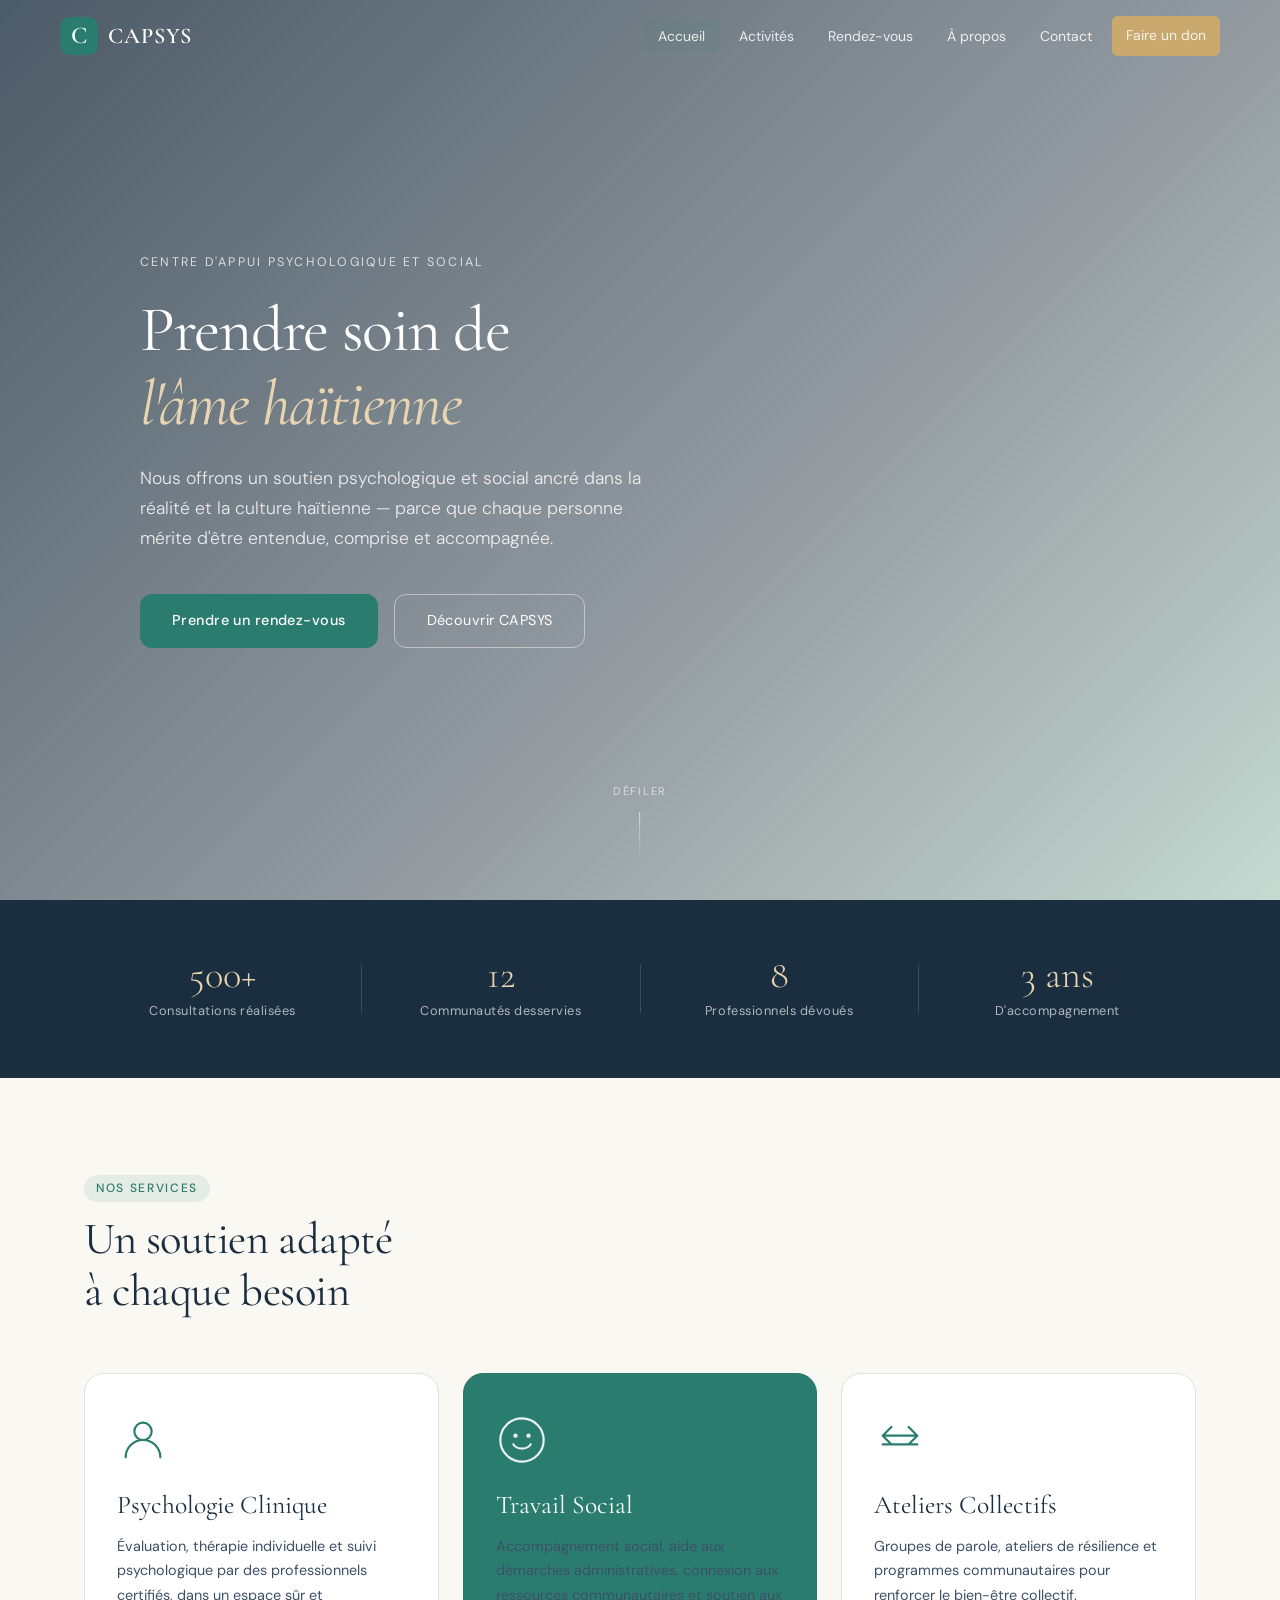
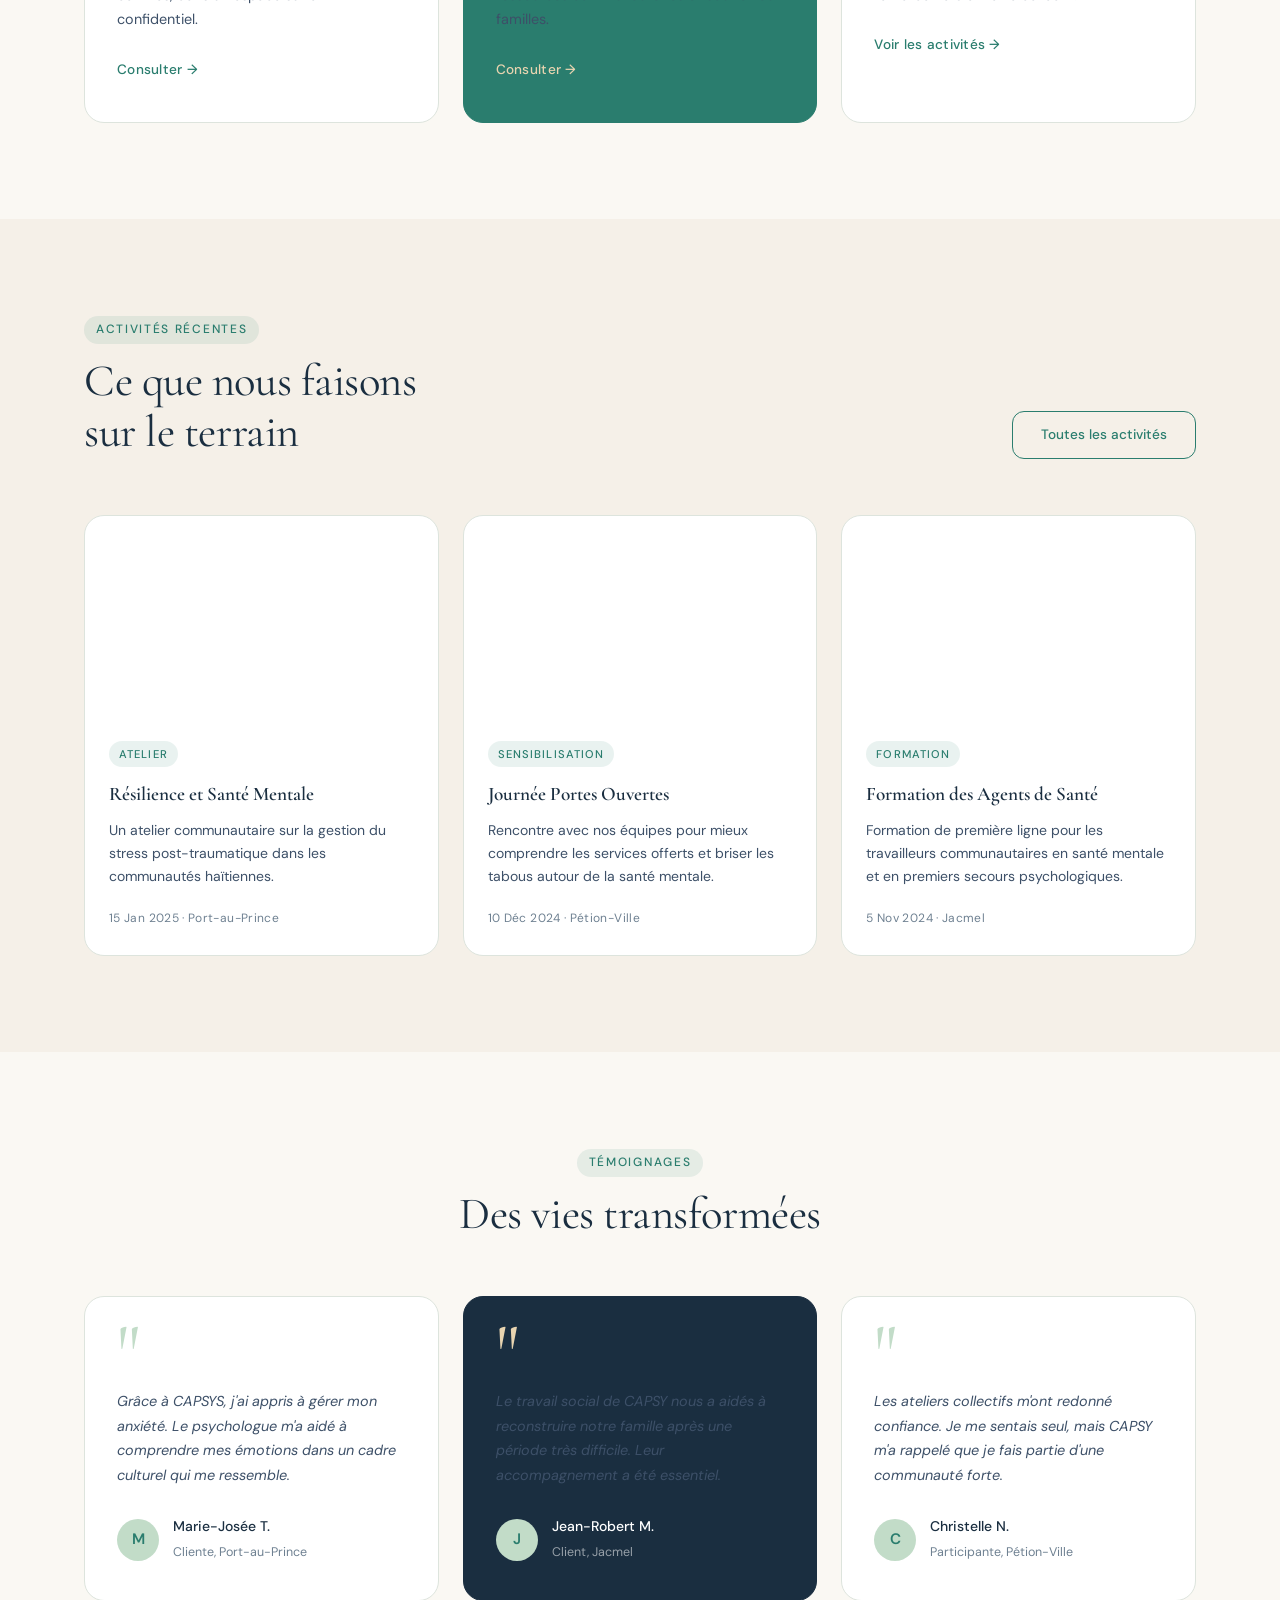
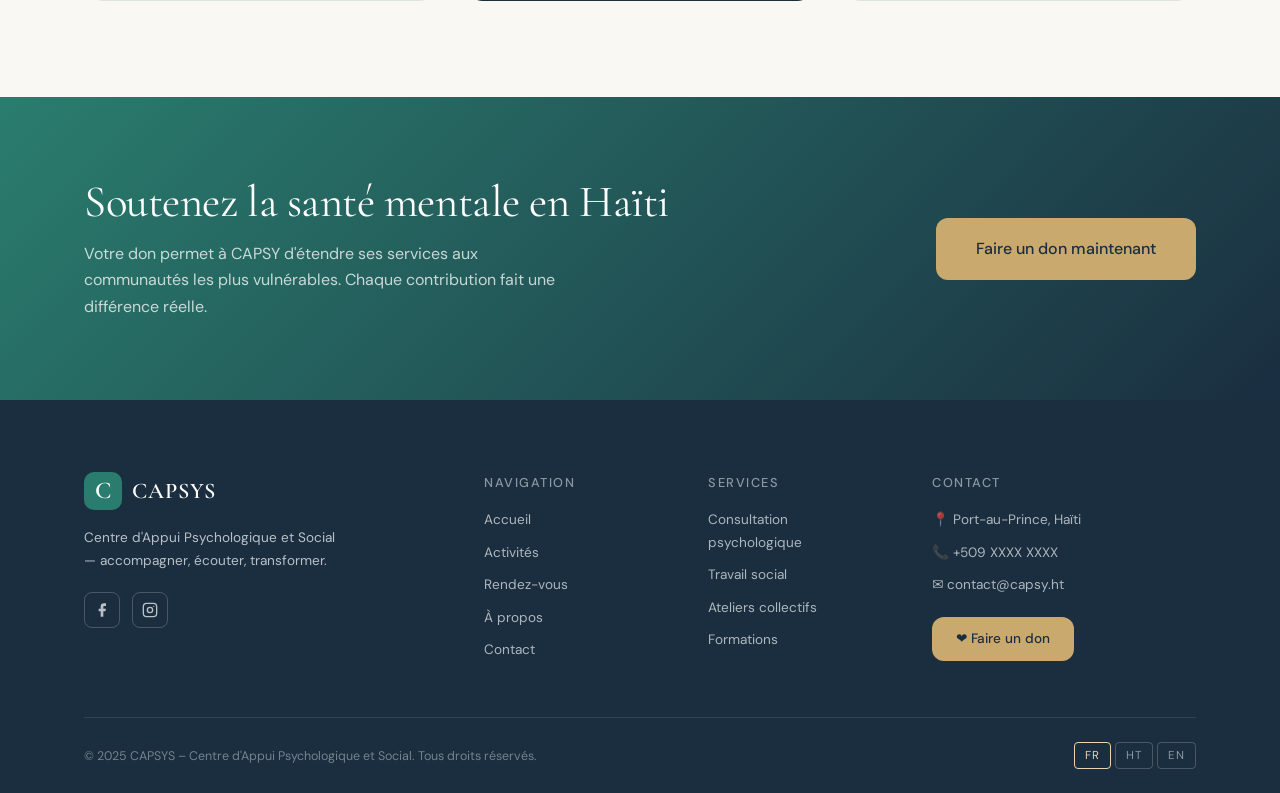
<file: index.html>
<!DOCTYPE html>
<html lang="fr">
<head>
  <meta charset="UTF-8" />
  <meta name="viewport" content="width=device-width, initial-scale=1.0" />
  <title>CAPSYS – Centre d'Appui Psychologique et Social</title>
  <link rel="preconnect" href="https://fonts.googleapis.com" />
  <link rel="preconnect" href="https://fonts.gstatic.com" crossorigin />
  <link href="https://fonts.googleapis.com/css2?family=Cormorant+Garamond:ital,wght@0,300;0,400;0,600;1,300;1,400&family=DM+Sans:wght@300;400;500&display=swap" rel="stylesheet" />
  <link rel="stylesheet" href="style.css" />
</head>
<body>
  <!-- NAVBAR -->
  <nav class="navbar" id="navbar">
    <div class="nav-inner">
      <a href="index.html" class="nav-logo">
        <span class="logo-mark">C</span>
        <span class="logo-text">CAPSYS</span>
      </a>
      <button class="nav-toggle" id="navToggle" aria-label="Menu">
        <span></span><span></span><span></span>
      </button>
      <ul class="nav-links" id="navLinks">
        <li><a href="index.html" class="active">Accueil</a></li>
        <li><a href="activities.html">Activités</a></li>
        <li><a href="appointments.html">Rendez-vous</a></li>
        <li><a href="about.html">À propos</a></li>
        <li><a href="contact.html">Contact</a></li>
        <li><a href="donate.html" class="btn-donate-nav">Faire un don</a></li>
      </ul>
    </div>
  </nav>

  <!-- HERO -->
  <section class="hero">
    <div class="hero-bg"></div>
    <div class="hero-overlay"></div>
    <div class="hero-content">
      <p class="hero-eyebrow">Centre d'Appui Psychologique et Social</p>
      <h1 class="hero-title">Prendre soin de<br /><em>l'âme haïtienne</em></h1>
      <p class="hero-sub">Nous offrons un soutien psychologique et social ancré dans la réalité et la culture haïtienne — parce que chaque personne mérite d'être entendue, comprise et accompagnée.</p>
      <div class="hero-actions">
        <a href="appointments.html" class="btn-primary">Prendre un rendez-vous</a>
        <a href="about.html" class="btn-ghost">Découvrir CAPSYS</a>
      </div>
    </div>
    <div class="hero-scroll-hint">
      <span>Défiler</span>
      <div class="scroll-line"></div>
    </div>
  </section>

  <!-- STATS BAND -->
  <section class="stats-band">
    <div class="stats-inner">
      <div class="stat-item">
        <strong>500+</strong>
        <span>Consultations réalisées</span>
      </div>
      <div class="stat-divider"></div>
      <div class="stat-item">
        <strong>12</strong>
        <span>Communautés desservies</span>
      </div>
      <div class="stat-divider"></div>
      <div class="stat-item">
        <strong>8</strong>
        <span>Professionnels dévoués</span>
      </div>
      <div class="stat-divider"></div>
      <div class="stat-item">
        <strong>3 ans</strong>
        <span>D'accompagnement</span>
      </div>
    </div>
  </section>

  <!-- SERVICES -->
  <section class="services section-pad">
    <div class="container">
      <div class="section-header">
        <p class="section-tag">Nos Services</p>
        <h2>Un soutien adapté<br />à chaque besoin</h2>
      </div>
      <div class="services-grid">
        <div class="service-card">
          <div class="service-icon">
            <svg viewBox="0 0 48 48" fill="none"><circle cx="24" cy="16" r="8" stroke="currentColor" stroke-width="2"/><path d="M8 40c0-8.837 7.163-16 16-16s16 7.163 16 16" stroke="currentColor" stroke-width="2" stroke-linecap="round"/></svg>
          </div>
          <h3>Psychologie Clinique</h3>
          <p>Évaluation, thérapie individuelle et suivi psychologique par des professionnels certifiés, dans un espace sûr et confidentiel.</p>
          <a href="appointments.html" class="service-link">Consulter →</a>
        </div>
        <div class="service-card service-card--accent">
          <div class="service-icon">
            <svg viewBox="0 0 48 48" fill="none"><path d="M24 4C12.954 4 4 12.954 4 24s8.954 20 20 20 20-8.954 20-20S35.046 4 24 4z" stroke="currentColor" stroke-width="2"/><path d="M16 28s2 4 8 4 8-4 8-4" stroke="currentColor" stroke-width="2" stroke-linecap="round"/><circle cx="18" cy="20" r="2" fill="currentColor"/><circle cx="30" cy="20" r="2" fill="currentColor"/></svg>
          </div>
          <h3>Travail Social</h3>
          <p>Accompagnement social, aide aux démarches administratives, connexion aux ressources communautaires et soutien aux familles.</p>
          <a href="appointments.html" class="service-link">Consulter →</a>
        </div>
        <div class="service-card">
          <div class="service-icon">
            <svg viewBox="0 0 48 48" fill="none"><path d="M8 20h32M8 28h32M16 12l-8 8 8 8M32 12l8 8-8 8" stroke="currentColor" stroke-width="2" stroke-linecap="round" stroke-linejoin="round"/></svg>
          </div>
          <h3>Ateliers Collectifs</h3>
          <p>Groupes de parole, ateliers de résilience et programmes communautaires pour renforcer le bien-être collectif.</p>
          <a href="activities.html" class="service-link">Voir les activités →</a>
        </div>
      </div>
    </div>
  </section>

  <!-- ACTIVITIES PREVIEW -->
  <section class="activities-preview section-pad bg-soft">
    <div class="container">
      <div class="section-header flex-between">
        <div>
          <p class="section-tag">Activités Récentes</p>
          <h2>Ce que nous faisons<br />sur le terrain</h2>
        </div>
        <a href="activities.html" class="btn-outline">Toutes les activités</a>
      </div>
      <div class="activities-grid">
        <a href="activity-detail.html?id=1" class="activity-card">
          <div class="activity-img" style="background-image:url('https://images.unsplash.com/photo-1582213782179-e0d53f98f2ca?w=600&q=80')"></div>
          <div class="activity-body">
            <span class="activity-tag">Atelier</span>
            <h4>Résilience et Santé Mentale</h4>
            <p>Un atelier communautaire sur la gestion du stress post-traumatique dans les communautés haïtiennes.</p>
            <span class="activity-date">15 Jan 2025 · Port-au-Prince</span>
          </div>
        </a>
        <a href="activity-detail.html?id=2" class="activity-card">
          <div class="activity-img" style="background-image:url('https://images.unsplash.com/photo-1573497019940-1c28c88b4f3e?w=600&q=80')"></div>
          <div class="activity-body">
            <span class="activity-tag">Sensibilisation</span>
            <h4>Journée Portes Ouvertes</h4>
            <p>Rencontre avec nos équipes pour mieux comprendre les services offerts et briser les tabous autour de la santé mentale.</p>
            <span class="activity-date">10 Déc 2024 · Pétion-Ville</span>
          </div>
        </a>
        <a href="activity-detail.html?id=3" class="activity-card">
          <div class="activity-img" style="background-image:url('https://images.unsplash.com/photo-1529156069898-49953e39b3ac?w=600&q=80')"></div>
          <div class="activity-body">
            <span class="activity-tag">Formation</span>
            <h4>Formation des Agents de Santé</h4>
            <p>Formation de première ligne pour les travailleurs communautaires en santé mentale et en premiers secours psychologiques.</p>
            <span class="activity-date">5 Nov 2024 · Jacmel</span>
          </div>
        </a>
      </div>
    </div>
  </section>

  <!-- TESTIMONIALS -->
  <section class="testimonials section-pad">
    <div class="container">
      <div class="section-header center">
        <p class="section-tag">Témoignages</p>
        <h2>Des vies transformées</h2>
      </div>
      <div class="testimonials-grid">
        <div class="testimonial-card">
          <div class="testi-quote">"</div>
          <p>Grâce à CAPSYS, j'ai appris à gérer mon anxiété. Le psychologue m'a aidé à comprendre mes émotions dans un cadre culturel qui me ressemble.</p>
          <div class="testi-author">
            <div class="testi-avatar">M</div>
            <div>
              <strong>Marie-Josée T.</strong>
              <span>Cliente, Port-au-Prince</span>
            </div>
          </div>
        </div>
        <div class="testimonial-card testimonial-card--accent">
          <div class="testi-quote">"</div>
          <p>Le travail social de CAPSY nous a aidés à reconstruire notre famille après une période très difficile. Leur accompagnement a été essentiel.</p>
          <div class="testi-author">
            <div class="testi-avatar">J</div>
            <div>
              <strong>Jean-Robert M.</strong>
              <span>Client, Jacmel</span>
            </div>
          </div>
        </div>
        <div class="testimonial-card">
          <div class="testi-quote">"</div>
          <p>Les ateliers collectifs m'ont redonné confiance. Je me sentais seul, mais CAPSY m'a rappelé que je fais partie d'une communauté forte.</p>
          <div class="testi-author">
            <div class="testi-avatar">C</div>
            <div>
              <strong>Christelle N.</strong>
              <span>Participante, Pétion-Ville</span>
            </div>
          </div>
        </div>
      </div>
    </div>
  </section>

  <!-- CTA DONATE BANNER -->
  <section class="donate-banner">
    <div class="container">
      <div class="donate-banner-inner">
        <div class="donate-banner-text">
          <h2>Soutenez la santé mentale en Haïti</h2>
          <p>Votre don permet à CAPSY d'étendre ses services aux communautés les plus vulnérables. Chaque contribution fait une différence réelle.</p>
        </div>
        <a href="donate.html" class="btn-donate-large">Faire un don maintenant</a>
      </div>
    </div>
  </section>

  <!-- FOOTER -->
  <footer class="footer">
    <div class="container">
      <div class="footer-grid">
        <div class="footer-brand">
          <div class="footer-logo">
            <span class="logo-mark">C</span>
            <span class="logo-text">CAPSYS</span>
          </div>
          <p>Centre d'Appui Psychologique et Social — accompagner, écouter, transformer.</p>
          <div class="footer-social">
            <a href="#" aria-label="Facebook">
              <svg viewBox="0 0 24 24" fill="currentColor"><path d="M18 2h-3a5 5 0 00-5 5v3H7v4h3v8h4v-8h3l1-4h-4V7a1 1 0 011-1h3z"/></svg>
            </a>
            <a href="#" aria-label="Instagram">
              <svg viewBox="0 0 24 24" fill="none" stroke="currentColor" stroke-width="2"><rect x="2" y="2" width="20" height="20" rx="5" ry="5"/><circle cx="12" cy="12" r="4"/><circle cx="17.5" cy="6.5" r="1" fill="currentColor" stroke="none"/></svg>
            </a>
          </div>
        </div>
        <div class="footer-col">
          <h5>Navigation</h5>
          <ul>
            <li><a href="index.html">Accueil</a></li>
            <li><a href="activities.html">Activités</a></li>
            <li><a href="appointments.html">Rendez-vous</a></li>
            <li><a href="about.html">À propos</a></li>
            <li><a href="contact.html">Contact</a></li>
          </ul>
        </div>
        <div class="footer-col">
          <h5>Services</h5>
          <ul>
            <li><a href="appointments.html">Consultation psychologique</a></li>
            <li><a href="appointments.html">Travail social</a></li>
            <li><a href="activities.html">Ateliers collectifs</a></li>
            <li><a href="activities.html">Formations</a></li>
          </ul>
        </div>
        <div class="footer-col">
          <h5>Contact</h5>
          <ul>
            <li>📍 Port-au-Prince, Haïti</li>
            <li>📞 +509 XXXX XXXX</li>
            <li>✉️ contact@capsy.ht</li>
          </ul>
          <a href="donate.html" class="btn-donate-footer">❤ Faire un don</a>
        </div>
      </div>
      <div class="footer-bottom">
        <p>© 2025 CAPSYS – Centre d'Appui Psychologique et Social. Tous droits réservés.</p>
        <div class="lang-switcher">
          <button class="lang-btn active">FR</button>
          <button class="lang-btn">HT</button>
          <button class="lang-btn">EN</button>
        </div>
      </div>
    </div>
  </footer>

  <script src="main.js"></script>
</body>
</html>
</file>
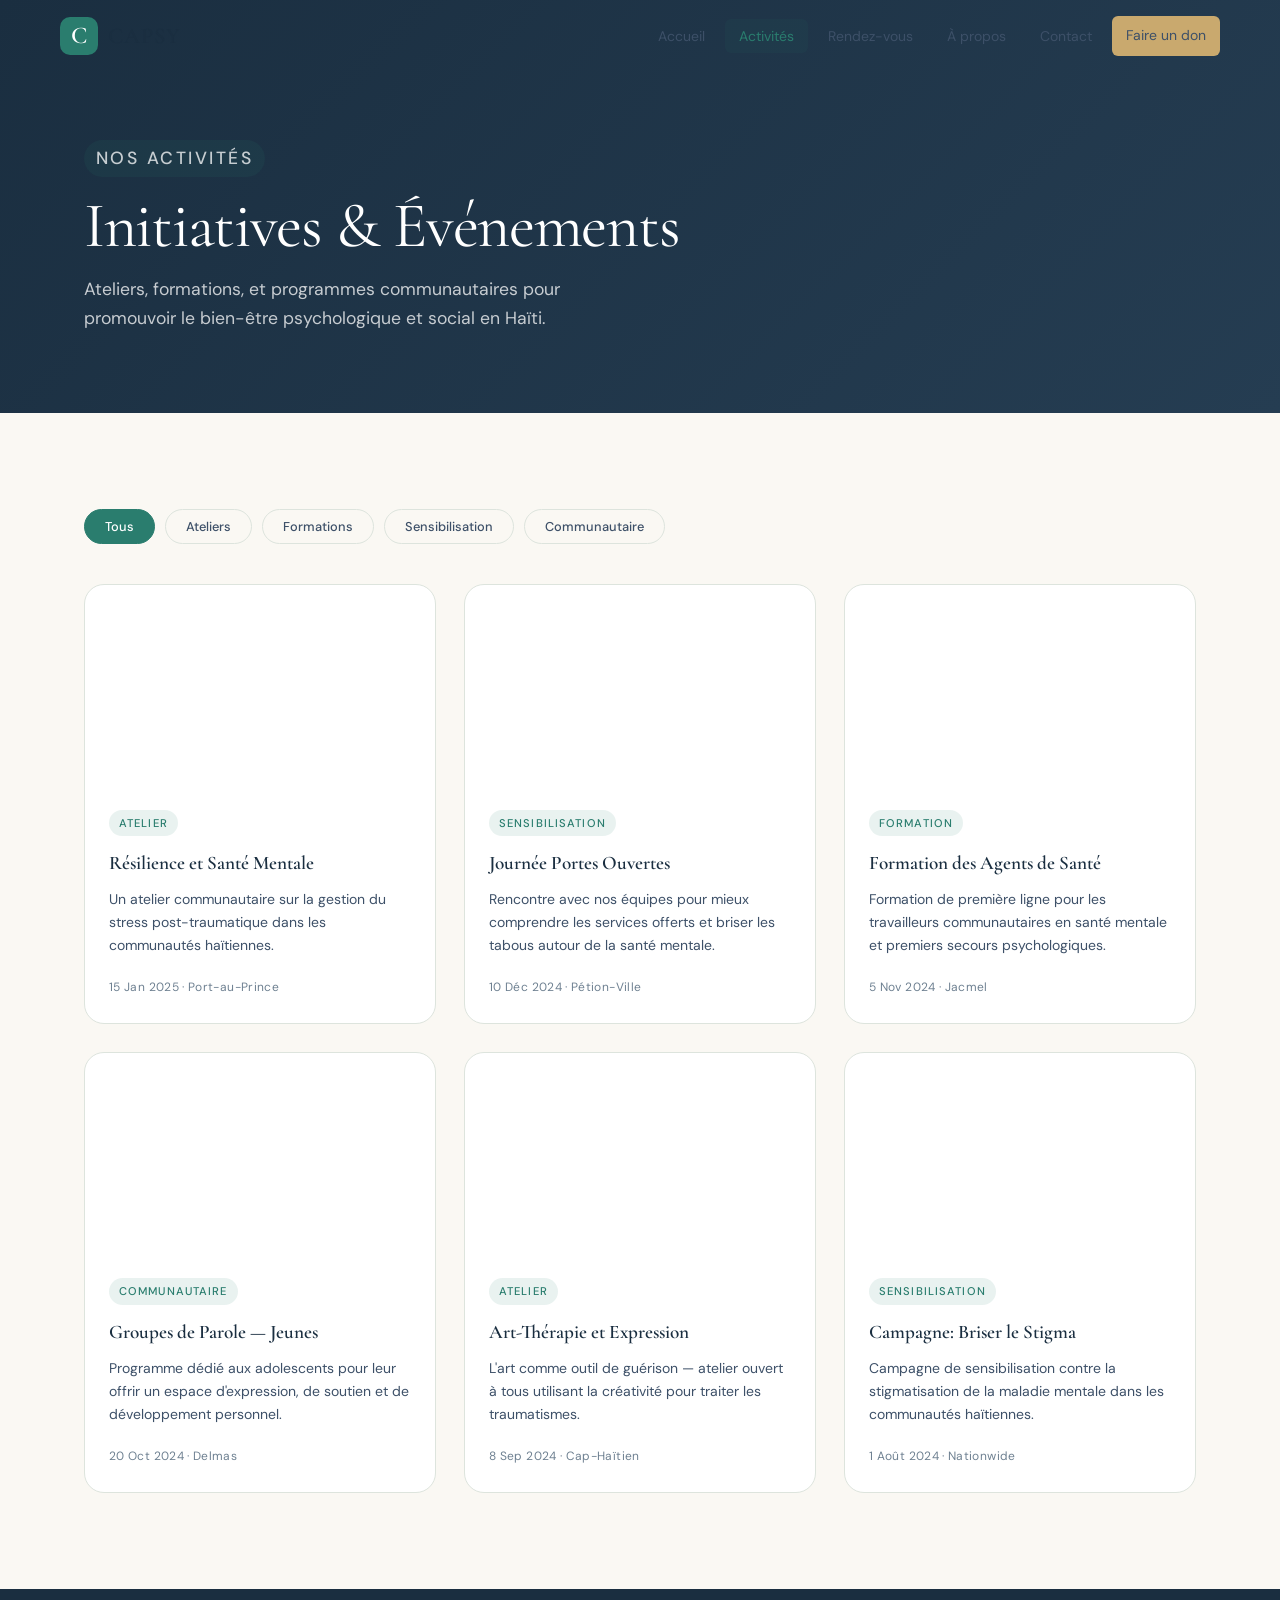
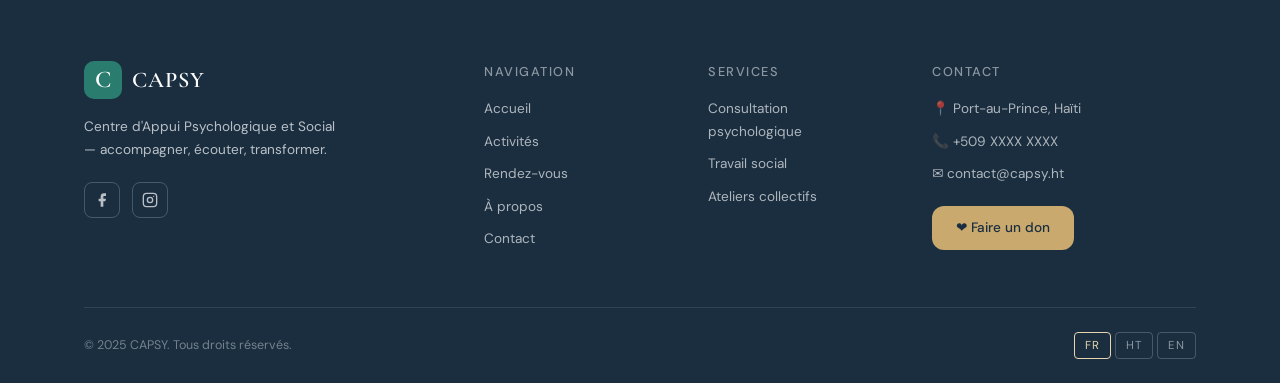
<file: activities.html>
<!DOCTYPE html>
<html lang="fr">
<head>
  <meta charset="UTF-8" />
  <meta name="viewport" content="width=device-width, initial-scale=1.0" />
  <title>Activités – CAPSY</title>
  <link rel="preconnect" href="https://fonts.googleapis.com" />
  <link rel="preconnect" href="https://fonts.gstatic.com" crossorigin />
  <link href="https://fonts.googleapis.com/css2?family=Cormorant+Garamond:ital,wght@0,300;0,400;0,600;1,300;1,400&family=DM+Sans:wght@300;400;500&display=swap" rel="stylesheet" />
  <link rel="stylesheet" href="style.css" />
</head>
<body>
  <nav class="navbar scrolled" id="navbar">
    <div class="nav-inner">
      <a href="index.html" class="nav-logo">
        <span class="logo-mark">C</span>
        <span class="logo-text">CAPSY</span>
      </a>
      <button class="nav-toggle" id="navToggle"><span></span><span></span><span></span></button>
      <ul class="nav-links" id="navLinks">
        <li><a href="index.html">Accueil</a></li>
        <li><a href="activities.html" class="active">Activités</a></li>
        <li><a href="appointments.html">Rendez-vous</a></li>
        <li><a href="about.html">À propos</a></li>
        <li><a href="contact.html">Contact</a></li>
        <li><a href="donate.html" class="btn-donate-nav">Faire un don</a></li>
      </ul>
    </div>
  </nav>

  <header class="page-header">
    <div class="container">
      <p class="section-tag">Nos Activités</p>
      <h1>Initiatives &amp; Événements</h1>
      <p>Ateliers, formations, et programmes communautaires pour promouvoir le bien-être psychologique et social en Haïti.</p>
    </div>
  </header>

  <section class="section-pad">
    <div class="container">
      <div class="filter-bar">
        <button class="filter-btn active">Tous</button>
        <button class="filter-btn">Ateliers</button>
        <button class="filter-btn">Formations</button>
        <button class="filter-btn">Sensibilisation</button>
        <button class="filter-btn">Communautaire</button>
      </div>

      <div class="activities-full-grid">
        <a href="activity-detail.html?id=1" class="activity-card">
          <div class="activity-img" style="background-image:url('https://images.unsplash.com/photo-1582213782179-e0d53f98f2ca?w=600&q=80')"></div>
          <div class="activity-body">
            <span class="activity-tag">Atelier</span>
            <h4>Résilience et Santé Mentale</h4>
            <p>Un atelier communautaire sur la gestion du stress post-traumatique dans les communautés haïtiennes.</p>
            <span class="activity-date">15 Jan 2025 · Port-au-Prince</span>
          </div>
        </a>
        <a href="activity-detail.html?id=2" class="activity-card">
          <div class="activity-img" style="background-image:url('https://images.unsplash.com/photo-1573497019940-1c28c88b4f3e?w=600&q=80')"></div>
          <div class="activity-body">
            <span class="activity-tag">Sensibilisation</span>
            <h4>Journée Portes Ouvertes</h4>
            <p>Rencontre avec nos équipes pour mieux comprendre les services offerts et briser les tabous autour de la santé mentale.</p>
            <span class="activity-date">10 Déc 2024 · Pétion-Ville</span>
          </div>
        </a>
        <a href="activity-detail.html?id=3" class="activity-card">
          <div class="activity-img" style="background-image:url('https://images.unsplash.com/photo-1529156069898-49953e39b3ac?w=600&q=80')"></div>
          <div class="activity-body">
            <span class="activity-tag">Formation</span>
            <h4>Formation des Agents de Santé</h4>
            <p>Formation de première ligne pour les travailleurs communautaires en santé mentale et premiers secours psychologiques.</p>
            <span class="activity-date">5 Nov 2024 · Jacmel</span>
          </div>
        </a>
        <a href="activity-detail.html?id=4" class="activity-card">
          <div class="activity-img" style="background-image:url('https://images.unsplash.com/photo-1516321318423-f06f85e504b3?w=600&q=80')"></div>
          <div class="activity-body">
            <span class="activity-tag">Communautaire</span>
            <h4>Groupes de Parole — Jeunes</h4>
            <p>Programme dédié aux adolescents pour leur offrir un espace d'expression, de soutien et de développement personnel.</p>
            <span class="activity-date">20 Oct 2024 · Delmas</span>
          </div>
        </a>
        <a href="activity-detail.html?id=5" class="activity-card">
          <div class="activity-img" style="background-image:url('https://images.unsplash.com/photo-1551836022-4c4c79ecde51?w=600&q=80')"></div>
          <div class="activity-body">
            <span class="activity-tag">Atelier</span>
            <h4>Art-Thérapie et Expression</h4>
            <p>L'art comme outil de guérison — atelier ouvert à tous utilisant la créativité pour traiter les traumatismes.</p>
            <span class="activity-date">8 Sep 2024 · Cap-Haïtien</span>
          </div>
        </a>
        <a href="activity-detail.html?id=6" class="activity-card">
          <div class="activity-img" style="background-image:url('https://images.unsplash.com/photo-1465189684280-6a8fa9b19a7a?w=600&q=80')"></div>
          <div class="activity-body">
            <span class="activity-tag">Sensibilisation</span>
            <h4>Campagne: Briser le Stigma</h4>
            <p>Campagne de sensibilisation contre la stigmatisation de la maladie mentale dans les communautés haïtiennes.</p>
            <span class="activity-date">1 Août 2024 · Nationwide</span>
          </div>
        </a>
      </div>
    </div>
  </section>

  <footer class="footer">
    <div class="container">
      <div class="footer-grid">
        <div class="footer-brand">
          <div class="footer-logo"><span class="logo-mark">C</span><span class="logo-text">CAPSY</span></div>
          <p>Centre d'Appui Psychologique et Social — accompagner, écouter, transformer.</p>
          <div class="footer-social">
            <a href="#" aria-label="Facebook"><svg viewBox="0 0 24 24" fill="currentColor"><path d="M18 2h-3a5 5 0 00-5 5v3H7v4h3v8h4v-8h3l1-4h-4V7a1 1 0 011-1h3z"/></svg></a>
            <a href="#" aria-label="Instagram"><svg viewBox="0 0 24 24" fill="none" stroke="currentColor" stroke-width="2"><rect x="2" y="2" width="20" height="20" rx="5" ry="5"/><circle cx="12" cy="12" r="4"/><circle cx="17.5" cy="6.5" r="1" fill="currentColor" stroke="none"/></svg></a>
          </div>
        </div>
        <div class="footer-col"><h5>Navigation</h5><ul><li><a href="index.html">Accueil</a></li><li><a href="activities.html">Activités</a></li><li><a href="appointments.html">Rendez-vous</a></li><li><a href="about.html">À propos</a></li><li><a href="contact.html">Contact</a></li></ul></div>
        <div class="footer-col"><h5>Services</h5><ul><li><a href="appointments.html">Consultation psychologique</a></li><li><a href="appointments.html">Travail social</a></li><li><a href="activities.html">Ateliers collectifs</a></li></ul></div>
        <div class="footer-col"><h5>Contact</h5><ul><li>📍 Port-au-Prince, Haïti</li><li>📞 +509 XXXX XXXX</li><li>✉️ contact@capsy.ht</li></ul><a href="donate.html" class="btn-donate-footer">❤ Faire un don</a></div>
      </div>
      <div class="footer-bottom"><p>© 2025 CAPSY. Tous droits réservés.</p><div class="lang-switcher"><button class="lang-btn active">FR</button><button class="lang-btn">HT</button><button class="lang-btn">EN</button></div></div>
    </div>
  </footer>
  <script src="main.js"></script>
</body>
</html>
</file>
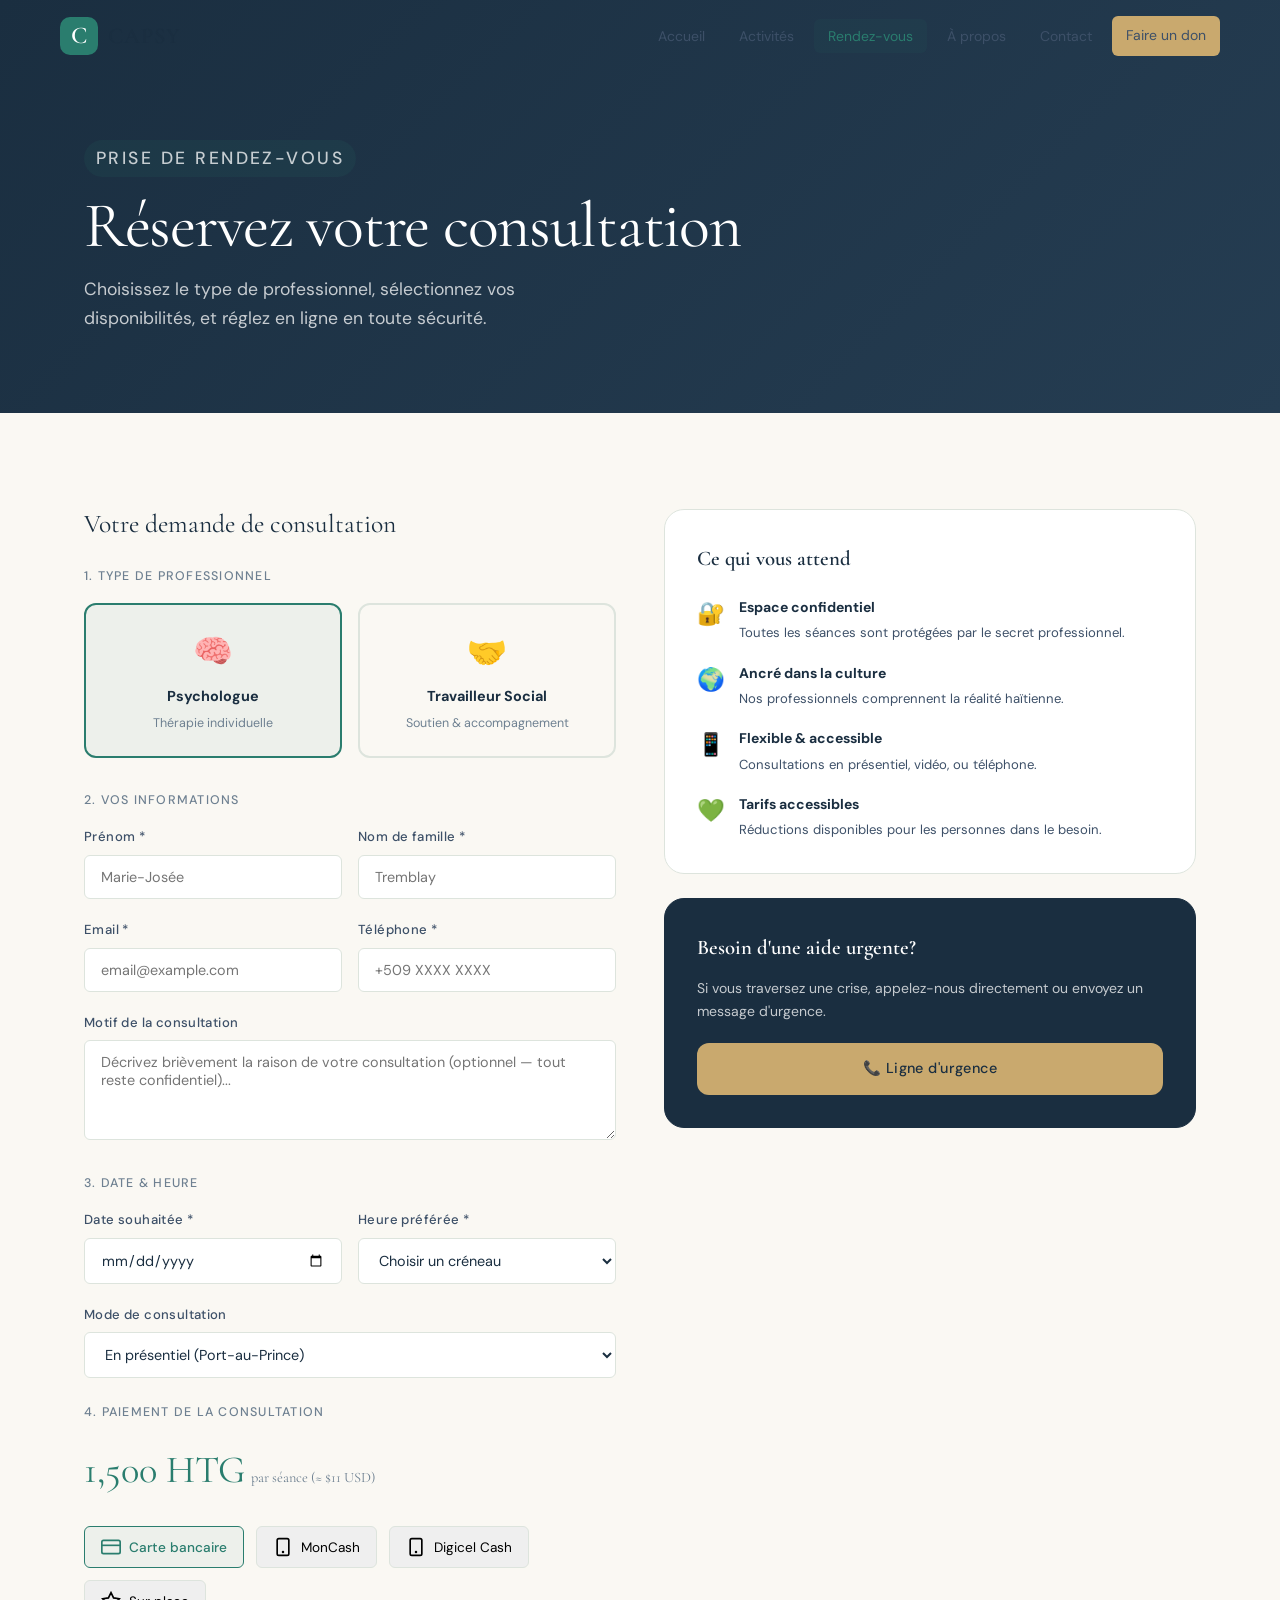
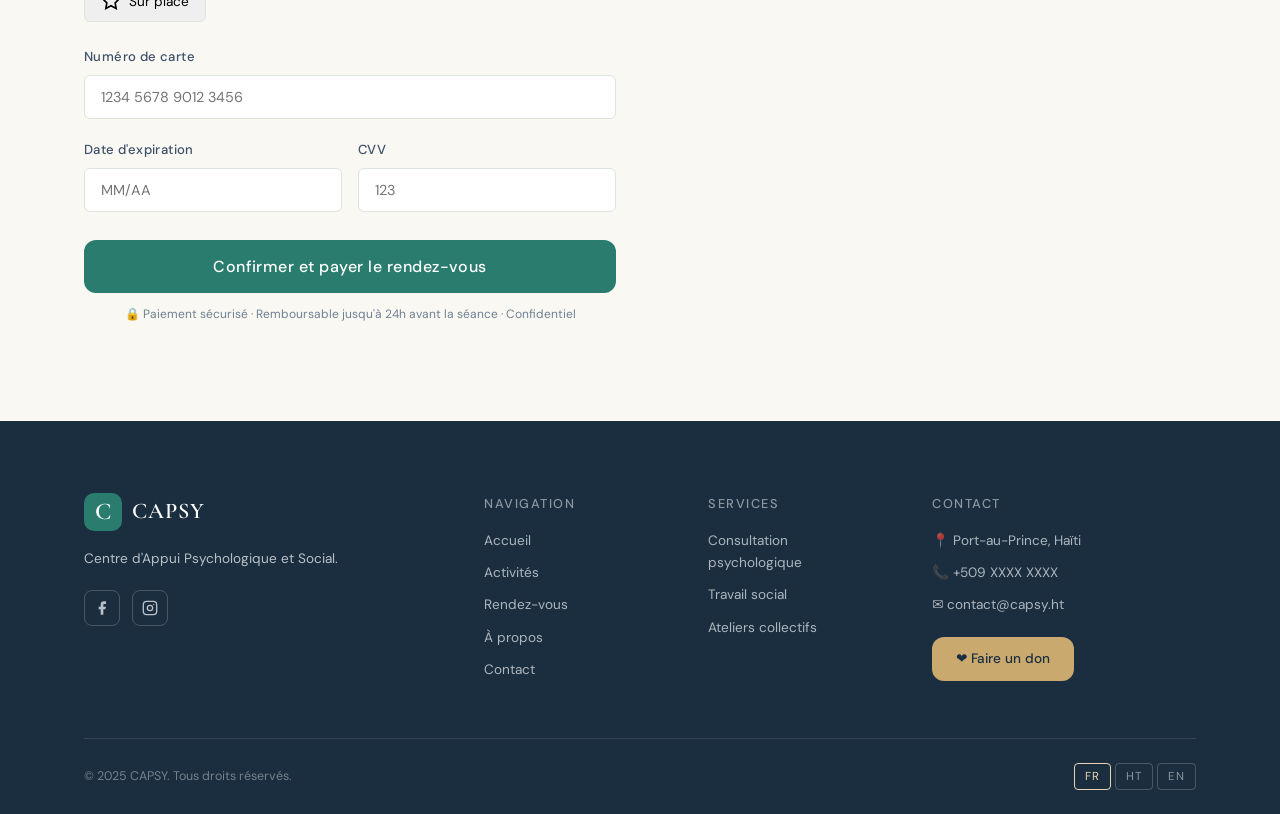
<file: appointments.html>
<!DOCTYPE html>
<html lang="fr">
<head>
  <meta charset="UTF-8" />
  <meta name="viewport" content="width=device-width, initial-scale=1.0" />
  <title>Rendez-vous – CAPSY</title>
  <link rel="preconnect" href="https://fonts.googleapis.com" />
  <link rel="preconnect" href="https://fonts.gstatic.com" crossorigin />
  <link href="https://fonts.googleapis.com/css2?family=Cormorant+Garamond:ital,wght@0,300;0,400;0,600;1,300;1,400&family=DM+Sans:wght@300;400;500&display=swap" rel="stylesheet" />
  <link rel="stylesheet" href="style.css" />
</head>
<body>
  <nav class="navbar scrolled" id="navbar">
    <div class="nav-inner">
      <a href="index.html" class="nav-logo"><span class="logo-mark">C</span><span class="logo-text">CAPSY</span></a>
      <button class="nav-toggle" id="navToggle"><span></span><span></span><span></span></button>
      <ul class="nav-links" id="navLinks">
        <li><a href="index.html">Accueil</a></li>
        <li><a href="activities.html">Activités</a></li>
        <li><a href="appointments.html" class="active">Rendez-vous</a></li>
        <li><a href="about.html">À propos</a></li>
        <li><a href="contact.html">Contact</a></li>
        <li><a href="donate.html" class="btn-donate-nav">Faire un don</a></li>
      </ul>
    </div>
  </nav>

  <header class="page-header">
    <div class="container">
      <p class="section-tag">Prise de Rendez-vous</p>
      <h1>Réservez votre consultation</h1>
      <p>Choisissez le type de professionnel, sélectionnez vos disponibilités, et réglez en ligne en toute sécurité.</p>
    </div>
  </header>

  <section class="section-pad">
    <div class="container">
      <div class="appt-grid">
        <!-- FORM -->
        <div>
          <h3 style="margin-bottom:28px">Votre demande de consultation</h3>

          <!-- Step 1: Type -->
          <div style="margin-bottom:32px">
            <p style="font-size:.78rem;font-weight:500;letter-spacing:.1em;text-transform:uppercase;color:var(--text-lt);margin-bottom:16px">1. Type de professionnel</p>
            <div class="type-selector">
              <div class="type-card selected" data-type="psychologue">
                <div class="type-icon">🧠</div>
                <strong>Psychologue</strong>
                <span>Thérapie individuelle</span>
              </div>
              <div class="type-card" data-type="social">
                <div class="type-icon">🤝</div>
                <strong>Travailleur Social</strong>
                <span>Soutien & accompagnement</span>
              </div>
            </div>
          </div>

          <form id="apptForm">
            <!-- Step 2: Info -->
            <p style="font-size:.78rem;font-weight:500;letter-spacing:.1em;text-transform:uppercase;color:var(--text-lt);margin-bottom:16px">2. Vos informations</p>

            <div class="form-row">
              <div class="form-group">
                <label>Prénom *</label>
                <input type="text" placeholder="Marie-Josée" required />
              </div>
              <div class="form-group">
                <label>Nom de famille *</label>
                <input type="text" placeholder="Tremblay" required />
              </div>
            </div>
            <div class="form-row">
              <div class="form-group">
                <label>Email *</label>
                <input type="email" placeholder="email@example.com" required />
              </div>
              <div class="form-group">
                <label>Téléphone *</label>
                <input type="tel" placeholder="+509 XXXX XXXX" required />
              </div>
            </div>
            <div class="form-group">
              <label>Motif de la consultation</label>
              <textarea placeholder="Décrivez brièvement la raison de votre consultation (optionnel — tout reste confidentiel)..."></textarea>
            </div>

            <!-- Step 3: Date -->
            <p style="font-size:.78rem;font-weight:500;letter-spacing:.1em;text-transform:uppercase;color:var(--text-lt);margin:24px 0 16px">3. Date &amp; heure</p>
            <div class="form-row">
              <div class="form-group">
                <label>Date souhaitée *</label>
                <input type="date" id="apptDate" required />
              </div>
              <div class="form-group">
                <label>Heure préférée *</label>
                <select required>
                  <option value="">Choisir un créneau</option>
                  <option>08h00 – 09h00</option>
                  <option>09h00 – 10h00</option>
                  <option>10h00 – 11h00</option>
                  <option>11h00 – 12h00</option>
                  <option>14h00 – 15h00</option>
                  <option>15h00 – 16h00</option>
                  <option>16h00 – 17h00</option>
                </select>
              </div>
            </div>
            <div class="form-group">
              <label>Mode de consultation</label>
              <select>
                <option>En présentiel (Port-au-Prince)</option>
                <option>En ligne (vidéo)</option>
                <option>Par téléphone</option>
              </select>
            </div>

            <!-- Step 4: Payment -->
            <p style="font-size:.78rem;font-weight:500;letter-spacing:.1em;text-transform:uppercase;color:var(--text-lt);margin:24px 0 16px">4. Paiement de la consultation</p>

            <div class="price-tag">
              <span>1,500 HTG</span>
              <span>par séance (≈ $11 USD)</span>
            </div>

            <div class="payment-methods">
              <button type="button" class="pay-method selected">
                <svg viewBox="0 0 24 24" fill="none" stroke="currentColor" stroke-width="2"><rect x="1" y="4" width="22" height="16" rx="2" ry="2"/><line x1="1" y1="10" x2="23" y2="10"/></svg>
                <span>Carte bancaire</span>
              </button>
              <button type="button" class="pay-method">
                <svg viewBox="0 0 24 24" fill="none" stroke="currentColor" stroke-width="2"><rect x="5" y="2" width="14" height="20" rx="2" ry="2"/><line x1="12" y1="18" x2="12" y2="18" stroke-linecap="round" stroke-width="3"/></svg>
                <span>MonCash</span>
              </button>
              <button type="button" class="pay-method">
                <svg viewBox="0 0 24 24" fill="none" stroke="currentColor" stroke-width="2"><rect x="5" y="2" width="14" height="20" rx="2" ry="2"/><line x1="12" y1="18" x2="12" y2="18" stroke-linecap="round" stroke-width="3"/></svg>
                <span>Digicel Cash</span>
              </button>
              <button type="button" class="pay-method">
                <svg viewBox="0 0 24 24" fill="none" stroke="currentColor" stroke-width="2"><path d="M12 2l3.09 6.26L22 9.27l-5 4.87 1.18 6.88L12 17.77l-6.18 3.25L7 14.14 2 9.27l6.91-1.01L12 2z"/></svg>
                <span>Sur place</span>
              </button>
            </div>

            <div id="cardFields">
              <div class="form-group">
                <label>Numéro de carte</label>
                <input type="text" placeholder="1234 5678 9012 3456" maxlength="19" />
              </div>
              <div class="form-row">
                <div class="form-group">
                  <label>Date d'expiration</label>
                  <input type="text" placeholder="MM/AA" maxlength="5" />
                </div>
                <div class="form-group">
                  <label>CVV</label>
                  <input type="text" placeholder="123" maxlength="4" />
                </div>
              </div>
            </div>

            <button type="submit" class="btn-primary" style="width:100%;justify-content:center;padding:16px;font-size:1rem;margin-top:8px">
              Confirmer et payer le rendez-vous
            </button>

            <p style="font-size:.75rem;color:var(--text-lt);text-align:center;margin-top:12px">
              🔒 Paiement sécurisé · Remboursable jusqu'à 24h avant la séance · Confidentiel
            </p>
          </form>
        </div>

        <!-- SIDEBAR INFO -->
        <div>
          <div class="detail-sidebar" style="margin-bottom:24px">
            <h4 style="margin-bottom:20px">Ce qui vous attend</h4>
            <div style="display:flex;flex-direction:column;gap:18px">
              <div style="display:flex;gap:14px">
                <span style="font-size:1.4rem">🔐</span>
                <div>
                  <strong style="display:block;font-size:.875rem;margin-bottom:3px">Espace confidentiel</strong>
                  <p style="font-size:.82rem;color:var(--text-md)">Toutes les séances sont protégées par le secret professionnel.</p>
                </div>
              </div>
              <div style="display:flex;gap:14px">
                <span style="font-size:1.4rem">🌍</span>
                <div>
                  <strong style="display:block;font-size:.875rem;margin-bottom:3px">Ancré dans la culture</strong>
                  <p style="font-size:.82rem;color:var(--text-md)">Nos professionnels comprennent la réalité haïtienne.</p>
                </div>
              </div>
              <div style="display:flex;gap:14px">
                <span style="font-size:1.4rem">📱</span>
                <div>
                  <strong style="display:block;font-size:.875rem;margin-bottom:3px">Flexible &amp; accessible</strong>
                  <p style="font-size:.82rem;color:var(--text-md)">Consultations en présentiel, vidéo, ou téléphone.</p>
                </div>
              </div>
              <div style="display:flex;gap:14px">
                <span style="font-size:1.4rem">💚</span>
                <div>
                  <strong style="display:block;font-size:.875rem;margin-bottom:3px">Tarifs accessibles</strong>
                  <p style="font-size:.82rem;color:var(--text-md)">Réductions disponibles pour les personnes dans le besoin.</p>
                </div>
              </div>
            </div>
          </div>

          <div class="detail-sidebar" style="background:var(--navy);border-color:var(--navy);color:#fff">
            <h4 style="color:#fff;margin-bottom:12px">Besoin d'une aide urgente?</h4>
            <p style="font-size:.875rem;color:rgba(255,255,255,.75);margin-bottom:20px">Si vous traversez une crise, appelez-nous directement ou envoyez un message d'urgence.</p>
            <a href="tel:+50900000000" class="btn-primary" style="display:flex;justify-content:center;background:var(--gold);color:var(--navy)">📞 Ligne d'urgence</a>
          </div>
        </div>
      </div>
    </div>
  </section>

  <footer class="footer">
    <div class="container">
      <div class="footer-grid">
        <div class="footer-brand"><div class="footer-logo"><span class="logo-mark">C</span><span class="logo-text">CAPSY</span></div><p>Centre d'Appui Psychologique et Social.</p><div class="footer-social"><a href="#"><svg viewBox="0 0 24 24" fill="currentColor"><path d="M18 2h-3a5 5 0 00-5 5v3H7v4h3v8h4v-8h3l1-4h-4V7a1 1 0 011-1h3z"/></svg></a><a href="#"><svg viewBox="0 0 24 24" fill="none" stroke="currentColor" stroke-width="2"><rect x="2" y="2" width="20" height="20" rx="5" ry="5"/><circle cx="12" cy="12" r="4"/><circle cx="17.5" cy="6.5" r="1" fill="currentColor" stroke="none"/></svg></a></div></div>
        <div class="footer-col"><h5>Navigation</h5><ul><li><a href="index.html">Accueil</a></li><li><a href="activities.html">Activités</a></li><li><a href="appointments.html">Rendez-vous</a></li><li><a href="about.html">À propos</a></li><li><a href="contact.html">Contact</a></li></ul></div>
        <div class="footer-col"><h5>Services</h5><ul><li><a href="appointments.html">Consultation psychologique</a></li><li><a href="appointments.html">Travail social</a></li><li><a href="activities.html">Ateliers collectifs</a></li></ul></div>
        <div class="footer-col"><h5>Contact</h5><ul><li>📍 Port-au-Prince, Haïti</li><li>📞 +509 XXXX XXXX</li><li>✉️ contact@capsy.ht</li></ul><a href="donate.html" class="btn-donate-footer">❤ Faire un don</a></div>
      </div>
      <div class="footer-bottom"><p>© 2025 CAPSY. Tous droits réservés.</p><div class="lang-switcher"><button class="lang-btn active">FR</button><button class="lang-btn">HT</button><button class="lang-btn">EN</button></div></div>
    </div>
  </footer>
  <script src="main.js"></script>
  <script>
    // Set min date to today
    const dateInput = document.getElementById('apptDate');
    if (dateInput) {
      const today = new Date().toISOString().split('T')[0];
      dateInput.setAttribute('min', today);
    }
    // Card number formatting
    const cardNum = document.querySelector('input[placeholder="1234 5678 9012 3456"]');
    if (cardNum) {
      cardNum.addEventListener('input', e => {
        let v = e.target.value.replace(/\D/g, '').substring(0, 16);
        e.target.value = v.replace(/(.{4})/g, '$1 ').trim();
      });
    }
    // Expiry formatting
    const expiry = document.querySelector('input[placeholder="MM/AA"]');
    if (expiry) {
      expiry.addEventListener('input', e => {
        let v = e.target.value.replace(/\D/g, '').substring(0, 4);
        if (v.length >= 3) v = v.substring(0,2) + '/' + v.substring(2);
        e.target.value = v;
      });
    }
  </script>
</body>
</html>
</file>
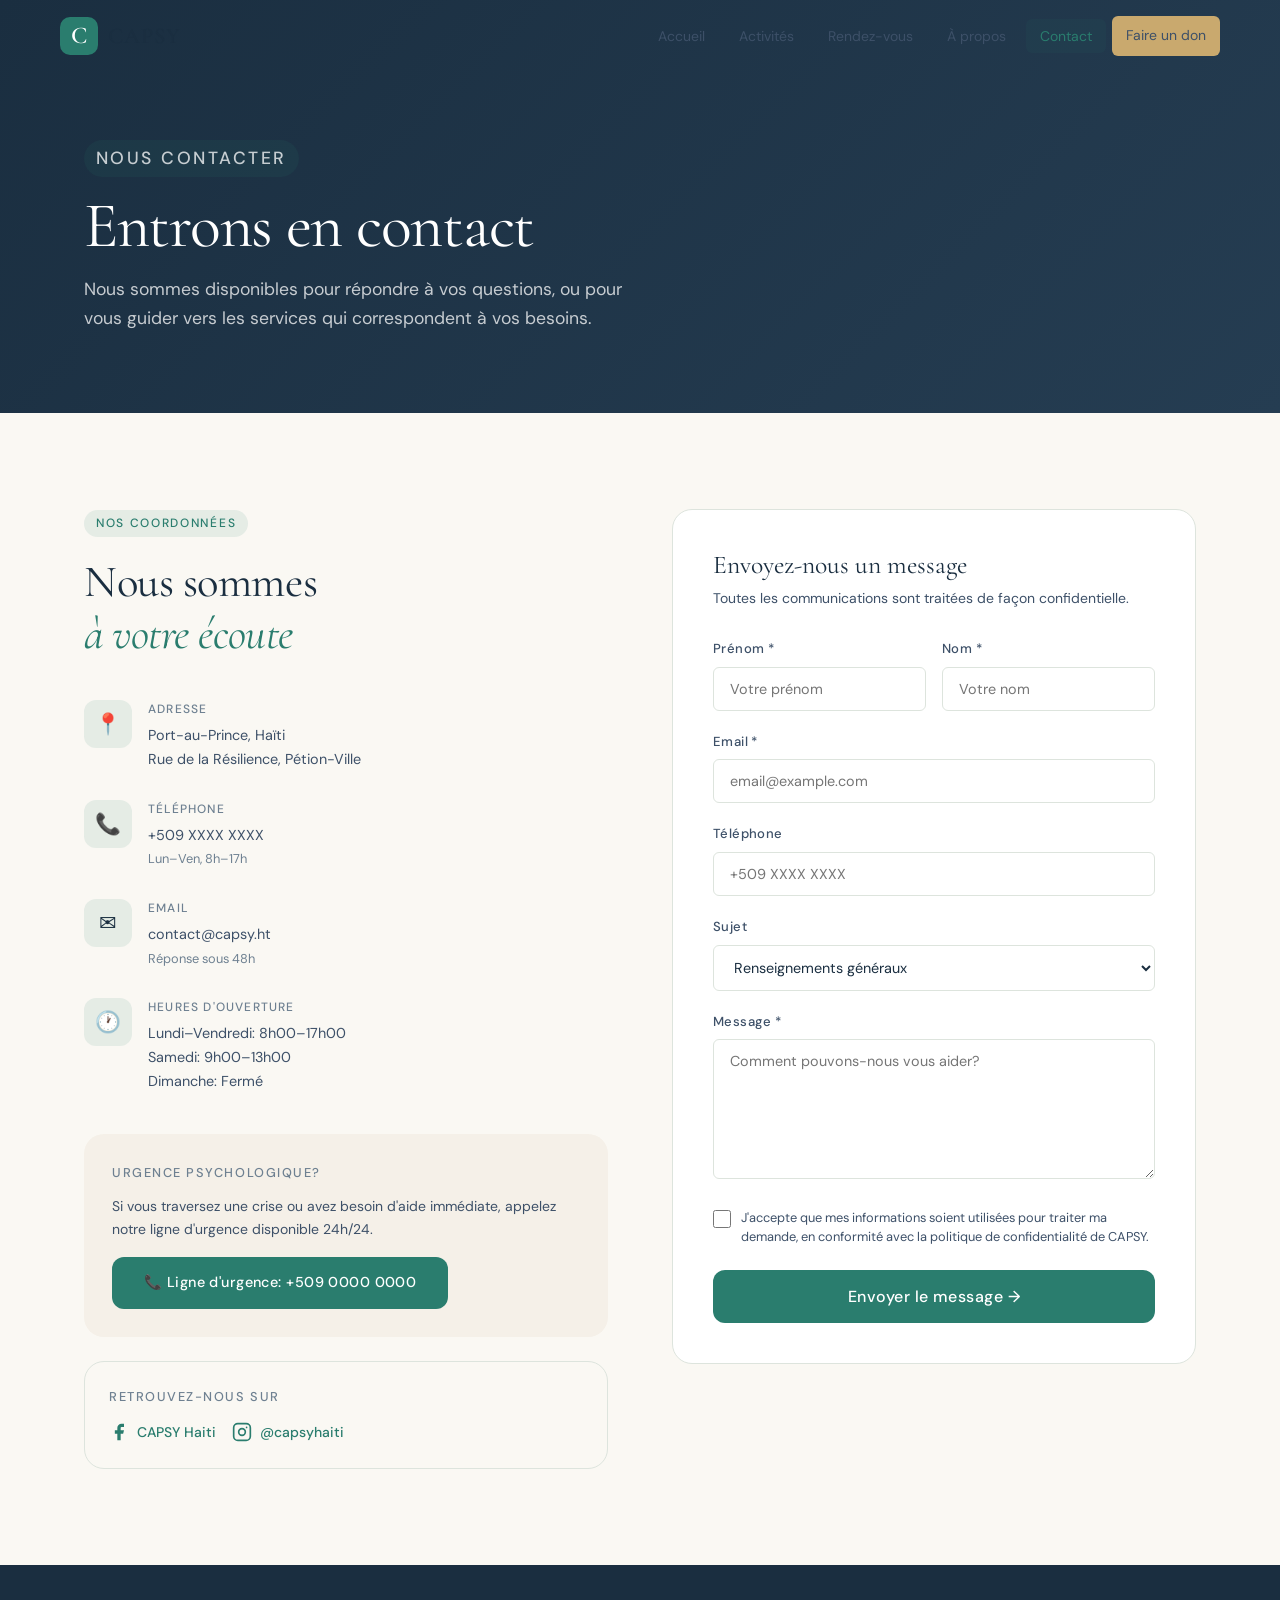
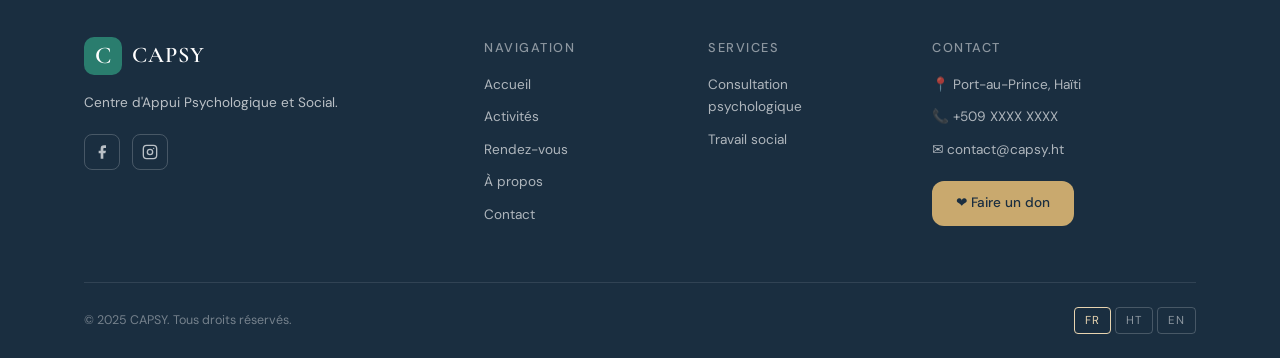
<file: contact.html>
<!DOCTYPE html>
<html lang="fr">
<head>
  <meta charset="UTF-8" />
  <meta name="viewport" content="width=device-width, initial-scale=1.0" />
  <title>Contact – CAPSY</title>
  <link rel="preconnect" href="https://fonts.googleapis.com" />
  <link rel="preconnect" href="https://fonts.gstatic.com" crossorigin />
  <link href="https://fonts.googleapis.com/css2?family=Cormorant+Garamond:ital,wght@0,300;0,400;0,600;1,300;1,400&family=DM+Sans:wght@300;400;500&display=swap" rel="stylesheet" />
  <link rel="stylesheet" href="style.css" />
</head>
<body>
  <nav class="navbar scrolled" id="navbar">
    <div class="nav-inner">
      <a href="index.html" class="nav-logo"><span class="logo-mark">C</span><span class="logo-text">CAPSY</span></a>
      <button class="nav-toggle" id="navToggle"><span></span><span></span><span></span></button>
      <ul class="nav-links" id="navLinks">
        <li><a href="index.html">Accueil</a></li>
        <li><a href="activities.html">Activités</a></li>
        <li><a href="appointments.html">Rendez-vous</a></li>
        <li><a href="about.html">À propos</a></li>
        <li><a href="contact.html" class="active">Contact</a></li>
        <li><a href="donate.html" class="btn-donate-nav">Faire un don</a></li>
      </ul>
    </div>
  </nav>

  <header class="page-header">
    <div class="container">
      <p class="section-tag">Nous contacter</p>
      <h1>Entrons en contact</h1>
      <p>Nous sommes disponibles pour répondre à vos questions, ou pour vous guider vers les services qui correspondent à vos besoins.</p>
    </div>
  </header>

  <section class="section-pad">
    <div class="container">
      <div class="contact-grid">
        <!-- Contact Info -->
        <div>
          <p class="section-tag" style="margin-bottom:20px">Nos coordonnées</p>
          <h2 style="margin-bottom:40px">Nous sommes<br/><em>à votre écoute</em></h2>

          <div class="contact-info">
            <div class="contact-item">
              <div class="contact-icon">📍</div>
              <div>
                <h5>Adresse</h5>
                <p>Port-au-Prince, Haïti<br/>Rue de la Résilience, Pétion-Ville</p>
              </div>
            </div>
            <div class="contact-item">
              <div class="contact-icon">📞</div>
              <div>
                <h5>Téléphone</h5>
                <p>+509 XXXX XXXX<br/><span style="font-size:.8rem;color:var(--text-lt)">Lun–Ven, 8h–17h</span></p>
              </div>
            </div>
            <div class="contact-item">
              <div class="contact-icon">✉️</div>
              <div>
                <h5>Email</h5>
                <p>contact@capsy.ht<br/><span style="font-size:.8rem;color:var(--text-lt)">Réponse sous 48h</span></p>
              </div>
            </div>
            <div class="contact-item">
              <div class="contact-icon">🕐</div>
              <div>
                <h5>Heures d'ouverture</h5>
                <p>Lundi–Vendredi: 8h00–17h00<br/>Samedi: 9h00–13h00<br/>Dimanche: Fermé</p>
              </div>
            </div>
          </div>

          <div style="margin-top:40px;padding:28px;background:var(--cream);border-radius:var(--radius-lg)">
            <h5 style="margin-bottom:12px">Urgence psychologique?</h5>
            <p style="font-size:.875rem;color:var(--text-md);margin-bottom:16px">Si vous traversez une crise ou avez besoin d'aide immédiate, appelez notre ligne d'urgence disponible 24h/24.</p>
            <a href="tel:+50900000000" class="btn-primary" style="display:inline-flex">📞 Ligne d'urgence: +509 0000 0000</a>
          </div>

          <div style="margin-top:24px;padding:24px;border:1px solid var(--border);border-radius:var(--radius-lg)">
            <h5 style="margin-bottom:14px">Retrouvez-nous sur</h5>
            <div style="display:flex;gap:16px">
              <a href="#" style="display:flex;align-items:center;gap:8px;color:var(--teal);font-size:.875rem;font-weight:500">
                <svg viewBox="0 0 24 24" width="20" height="20" fill="currentColor"><path d="M18 2h-3a5 5 0 00-5 5v3H7v4h3v8h4v-8h3l1-4h-4V7a1 1 0 011-1h3z"/></svg>
                CAPSY Haiti
              </a>
              <a href="#" style="display:flex;align-items:center;gap:8px;color:var(--teal);font-size:.875rem;font-weight:500">
                <svg viewBox="0 0 24 24" width="20" height="20" fill="none" stroke="currentColor" stroke-width="2"><rect x="2" y="2" width="20" height="20" rx="5"/><circle cx="12" cy="12" r="4"/><circle cx="17.5" cy="6.5" r="1" fill="currentColor" stroke="none"/></svg>
                @capsyhaiti
              </a>
            </div>
          </div>
        </div>

        <!-- Contact Form -->
        <div>
          <div class="contact-form-card">
            <h3 style="margin-bottom:8px">Envoyez-nous un message</h3>
            <p style="color:var(--text-md);font-size:.875rem;margin-bottom:28px">Toutes les communications sont traitées de façon confidentielle.</p>

            <form id="contactForm">
              <div class="form-row">
                <div class="form-group">
                  <label>Prénom *</label>
                  <input type="text" placeholder="Votre prénom" required />
                </div>
                <div class="form-group">
                  <label>Nom *</label>
                  <input type="text" placeholder="Votre nom" required />
                </div>
              </div>
              <div class="form-group">
                <label>Email *</label>
                <input type="email" placeholder="email@example.com" required />
              </div>
              <div class="form-group">
                <label>Téléphone</label>
                <input type="tel" placeholder="+509 XXXX XXXX" />
              </div>
              <div class="form-group">
                <label>Sujet</label>
                <select>
                  <option>Renseignements généraux</option>
                  <option>Prise de rendez-vous</option>
                  <option>Demande de partenariat</option>
                  <option>Question sur un don</option>
                  <option>Urgence psychologique</option>
                  <option>Autre</option>
                </select>
              </div>
              <div class="form-group">
                <label>Message *</label>
                <textarea placeholder="Comment pouvons-nous vous aider?" style="min-height:140px" required></textarea>
              </div>
              <div style="display:flex;align-items:flex-start;gap:10px;margin-bottom:24px">
                <input type="checkbox" id="privacy" required style="width:18px;height:18px;margin-top:2px;flex-shrink:0;cursor:pointer" />
                <label for="privacy" style="font-size:.8rem;color:var(--text-md);cursor:pointer;line-height:1.5">J'accepte que mes informations soient utilisées pour traiter ma demande, en conformité avec la politique de confidentialité de CAPSY.</label>
              </div>
              <button type="submit" class="btn-primary" style="width:100%;justify-content:center;padding:16px;font-size:1rem">
                Envoyer le message →
              </button>
            </form>
          </div>
        </div>
      </div>
    </div>
  </section>

  <footer class="footer">
    <div class="container">
      <div class="footer-grid">
        <div class="footer-brand"><div class="footer-logo"><span class="logo-mark">C</span><span class="logo-text">CAPSY</span></div><p>Centre d'Appui Psychologique et Social.</p><div class="footer-social"><a href="#"><svg viewBox="0 0 24 24" fill="currentColor"><path d="M18 2h-3a5 5 0 00-5 5v3H7v4h3v8h4v-8h3l1-4h-4V7a1 1 0 011-1h3z"/></svg></a><a href="#"><svg viewBox="0 0 24 24" fill="none" stroke="currentColor" stroke-width="2"><rect x="2" y="2" width="20" height="20" rx="5" ry="5"/><circle cx="12" cy="12" r="4"/><circle cx="17.5" cy="6.5" r="1" fill="currentColor" stroke="none"/></svg></a></div></div>
        <div class="footer-col"><h5>Navigation</h5><ul><li><a href="index.html">Accueil</a></li><li><a href="activities.html">Activités</a></li><li><a href="appointments.html">Rendez-vous</a></li><li><a href="about.html">À propos</a></li><li><a href="contact.html">Contact</a></li></ul></div>
        <div class="footer-col"><h5>Services</h5><ul><li><a href="appointments.html">Consultation psychologique</a></li><li><a href="appointments.html">Travail social</a></li></ul></div>
        <div class="footer-col"><h5>Contact</h5><ul><li>📍 Port-au-Prince, Haïti</li><li>📞 +509 XXXX XXXX</li><li>✉️ contact@capsy.ht</li></ul><a href="donate.html" class="btn-donate-footer">❤ Faire un don</a></div>
      </div>
      <div class="footer-bottom"><p>© 2025 CAPSY. Tous droits réservés.</p><div class="lang-switcher"><button class="lang-btn active">FR</button><button class="lang-btn">HT</button><button class="lang-btn">EN</button></div></div>
    </div>
  </footer>
  <script src="main.js"></script>
</body>
</html>
</file>
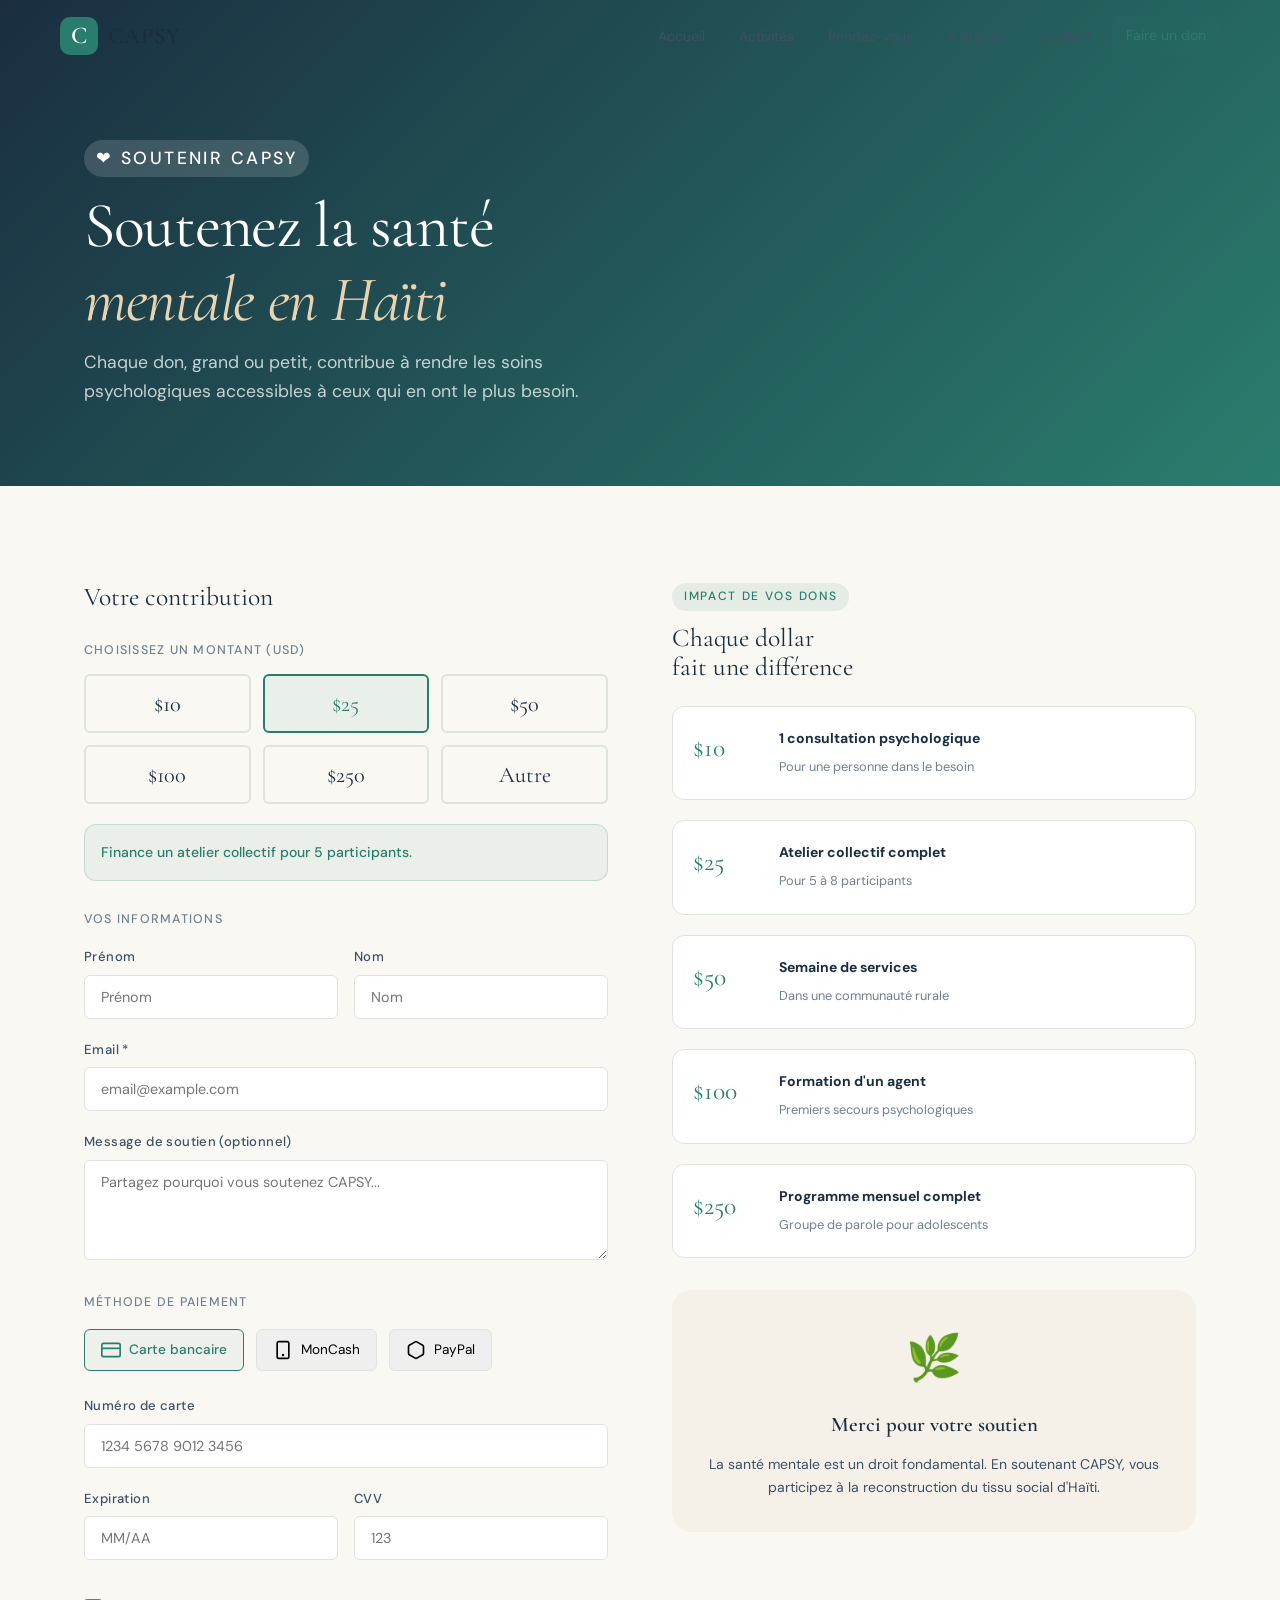
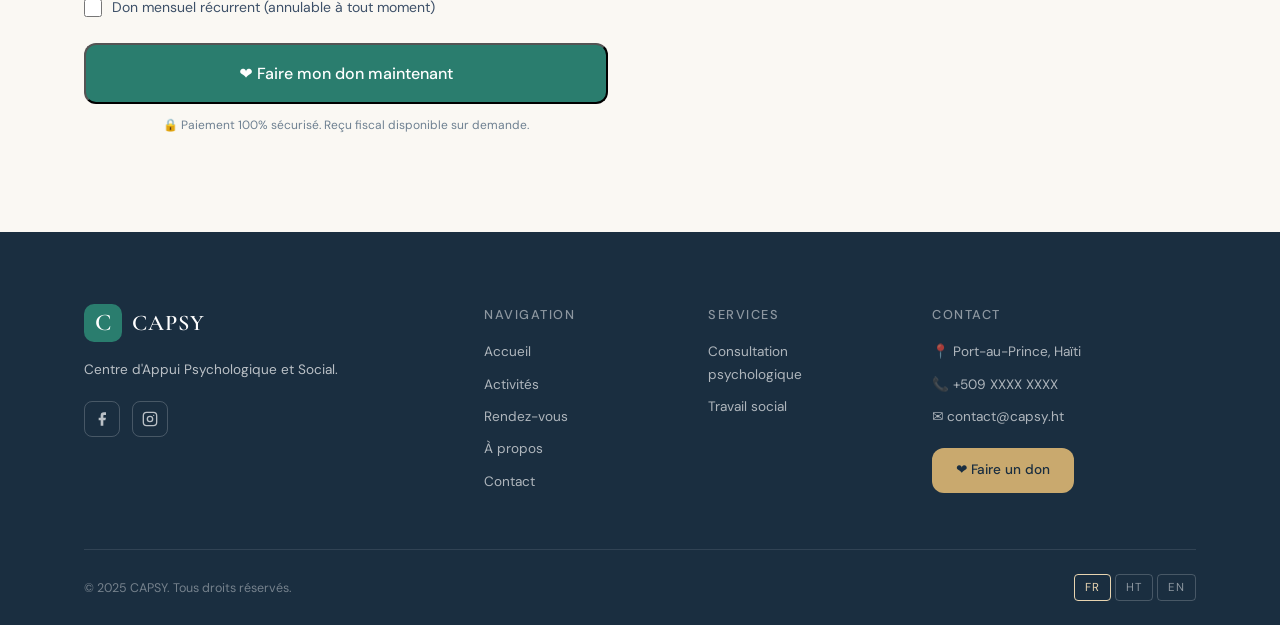
<file: donate.html>
<!DOCTYPE html>
<html lang="fr">
<head>
  <meta charset="UTF-8" />
  <meta name="viewport" content="width=device-width, initial-scale=1.0" />
  <title>Faire un Don – CAPSY</title>
  <link rel="preconnect" href="https://fonts.googleapis.com" />
  <link rel="preconnect" href="https://fonts.gstatic.com" crossorigin />
  <link href="https://fonts.googleapis.com/css2?family=Cormorant+Garamond:ital,wght@0,300;0,400;0,600;1,300;1,400&family=DM+Sans:wght@300;400;500&display=swap" rel="stylesheet" />
  <link rel="stylesheet" href="style.css" />
</head>
<body>
  <nav class="navbar scrolled" id="navbar">
    <div class="nav-inner">
      <a href="index.html" class="nav-logo"><span class="logo-mark">C</span><span class="logo-text">CAPSY</span></a>
      <button class="nav-toggle" id="navToggle"><span></span><span></span><span></span></button>
      <ul class="nav-links" id="navLinks">
        <li><a href="index.html">Accueil</a></li>
        <li><a href="activities.html">Activités</a></li>
        <li><a href="appointments.html">Rendez-vous</a></li>
        <li><a href="about.html">À propos</a></li>
        <li><a href="contact.html">Contact</a></li>
        <li><a href="donate.html" class="btn-donate-nav active">Faire un don</a></li>
      </ul>
    </div>
  </nav>

  <header class="page-header" style="background:linear-gradient(135deg,#1a2e40 0%,#2a7d6e 100%)">
    <div class="container">
      <p class="section-tag" style="background:rgba(255,255,255,.15);color:#fff">❤ Soutenir CAPSY</p>
      <h1>Soutenez la santé<br/><em style="color:var(--gold-lt)">mentale en Haïti</em></h1>
      <p>Chaque don, grand ou petit, contribue à rendre les soins psychologiques accessibles à ceux qui en ont le plus besoin.</p>
    </div>
  </header>

  <section class="section-pad">
    <div class="container">
      <div class="donate-grid">
        <!-- FORM -->
        <div>
          <h3 style="margin-bottom:28px">Votre contribution</h3>

          <p style="font-size:.78rem;font-weight:500;letter-spacing:.1em;text-transform:uppercase;color:var(--text-lt);margin-bottom:14px">Choisissez un montant (USD)</p>

          <div class="amount-selector">
            <button class="amount-btn" data-amount="10">$10</button>
            <button class="amount-btn active" data-amount="25">$25</button>
            <button class="amount-btn" data-amount="50">$50</button>
            <button class="amount-btn" data-amount="100">$100</button>
            <button class="amount-btn" data-amount="250">$250</button>
            <button class="amount-btn" data-amount="custom">Autre</button>
          </div>

          <div class="form-group" id="customAmountWrap" style="display:none">
            <label>Montant personnalisé (USD)</label>
            <input type="number" id="customAmount" placeholder="Ex: 75" min="1" />
          </div>

          <div style="background:rgba(42,125,110,.07);border:1px solid rgba(42,125,110,.2);border-radius:var(--radius-md);padding:16px;margin-bottom:28px">
            <p id="impactMsg" style="font-size:.875rem;color:var(--teal);font-weight:500">Finance un atelier collectif pour 5 participants.</p>
          </div>

          <form id="donateForm">
            <p style="font-size:.78rem;font-weight:500;letter-spacing:.1em;text-transform:uppercase;color:var(--text-lt);margin-bottom:16px">Vos informations</p>
            <div class="form-row">
              <div class="form-group"><label>Prénom</label><input type="text" placeholder="Prénom" /></div>
              <div class="form-group"><label>Nom</label><input type="text" placeholder="Nom" /></div>
            </div>
            <div class="form-group"><label>Email *</label><input type="email" placeholder="email@example.com" required /></div>
            <div class="form-group">
              <label>Message de soutien (optionnel)</label>
              <textarea placeholder="Partagez pourquoi vous soutenez CAPSY..."></textarea>
            </div>

            <p style="font-size:.78rem;font-weight:500;letter-spacing:.1em;text-transform:uppercase;color:var(--text-lt);margin:24px 0 16px">Méthode de paiement</p>
            <div class="payment-methods">
              <button type="button" class="pay-method selected">
                <svg viewBox="0 0 24 24" fill="none" stroke="currentColor" stroke-width="2"><rect x="1" y="4" width="22" height="16" rx="2"/><line x1="1" y1="10" x2="23" y2="10"/></svg>
                <span>Carte bancaire</span>
              </button>
              <button type="button" class="pay-method">
                <svg viewBox="0 0 24 24" fill="none" stroke="currentColor" stroke-width="2"><rect x="5" y="2" width="14" height="20" rx="2" ry="2"/><line x1="12" y1="18" x2="12" y2="18" stroke-linecap="round" stroke-width="3"/></svg>
                <span>MonCash</span>
              </button>
              <button type="button" class="pay-method">
                <svg viewBox="0 0 24 24" fill="none" stroke="currentColor" stroke-width="2"><path d="M21 16V8a2 2 0 00-1-1.73l-7-4a2 2 0 00-2 0l-7 4A2 2 0 003 8v8a2 2 0 001 1.73l7 4a2 2 0 002 0l7-4A2 2 0 0021 16z"/></svg>
                <span>PayPal</span>
              </button>
            </div>

            <div id="cardFields">
              <div class="form-group"><label>Numéro de carte</label><input type="text" placeholder="1234 5678 9012 3456" maxlength="19" /></div>
              <div class="form-row">
                <div class="form-group"><label>Expiration</label><input type="text" placeholder="MM/AA" maxlength="5" /></div>
                <div class="form-group"><label>CVV</label><input type="text" placeholder="123" maxlength="4" /></div>
              </div>
            </div>

            <div style="display:flex;align-items:center;gap:10px;margin:16px 0 24px">
              <input type="checkbox" id="recurring" style="width:18px;height:18px;cursor:pointer" />
              <label for="recurring" style="font-size:.875rem;cursor:pointer;color:var(--text-md)">Don mensuel récurrent (annulable à tout moment)</label>
            </div>

            <button type="submit" class="btn-donate-large" style="width:100%;justify-content:center;background:var(--teal);color:#fff;font-size:1rem;padding:18px">
              ❤ Faire mon don maintenant
            </button>
            <p style="font-size:.75rem;color:var(--text-lt);text-align:center;margin-top:12px">🔒 Paiement 100% sécurisé. Reçu fiscal disponible sur demande.</p>
          </form>
        </div>

        <!-- IMPACT SIDEBAR -->
        <div>
          <div style="margin-bottom:32px">
            <p class="section-tag">Impact de vos dons</p>
            <h3 style="margin-bottom:24px">Chaque dollar<br/>fait une différence</h3>
            <div class="donate-impact">
              <div class="impact-item">
                <div class="impact-amount">$10</div>
                <div class="impact-desc">
                  <strong>1 consultation psychologique</strong>
                  <span>Pour une personne dans le besoin</span>
                </div>
              </div>
              <div class="impact-item">
                <div class="impact-amount">$25</div>
                <div class="impact-desc">
                  <strong>Atelier collectif complet</strong>
                  <span>Pour 5 à 8 participants</span>
                </div>
              </div>
              <div class="impact-item">
                <div class="impact-amount">$50</div>
                <div class="impact-desc">
                  <strong>Semaine de services</strong>
                  <span>Dans une communauté rurale</span>
                </div>
              </div>
              <div class="impact-item">
                <div class="impact-amount">$100</div>
                <div class="impact-desc">
                  <strong>Formation d'un agent</strong>
                  <span>Premiers secours psychologiques</span>
                </div>
              </div>
              <div class="impact-item">
                <div class="impact-amount">$250</div>
                <div class="impact-desc">
                  <strong>Programme mensuel complet</strong>
                  <span>Groupe de parole pour adolescents</span>
                </div>
              </div>
            </div>
          </div>

          <div style="background:var(--cream);border-radius:var(--radius-lg);padding:32px;text-align:center">
            <div style="font-size:2.8rem;margin-bottom:12px">🌿</div>
            <h4 style="margin-bottom:10px">Merci pour votre soutien</h4>
            <p style="font-size:.875rem;color:var(--text-md);line-height:1.7">La santé mentale est un droit fondamental. En soutenant CAPSY, vous participez à la reconstruction du tissu social d'Haïti.</p>
          </div>
        </div>
      </div>
    </div>
  </section>

  <footer class="footer">
    <div class="container">
      <div class="footer-grid">
        <div class="footer-brand"><div class="footer-logo"><span class="logo-mark">C</span><span class="logo-text">CAPSY</span></div><p>Centre d'Appui Psychologique et Social.</p><div class="footer-social"><a href="#"><svg viewBox="0 0 24 24" fill="currentColor"><path d="M18 2h-3a5 5 0 00-5 5v3H7v4h3v8h4v-8h3l1-4h-4V7a1 1 0 011-1h3z"/></svg></a><a href="#"><svg viewBox="0 0 24 24" fill="none" stroke="currentColor" stroke-width="2"><rect x="2" y="2" width="20" height="20" rx="5" ry="5"/><circle cx="12" cy="12" r="4"/><circle cx="17.5" cy="6.5" r="1" fill="currentColor" stroke="none"/></svg></a></div></div>
        <div class="footer-col"><h5>Navigation</h5><ul><li><a href="index.html">Accueil</a></li><li><a href="activities.html">Activités</a></li><li><a href="appointments.html">Rendez-vous</a></li><li><a href="about.html">À propos</a></li><li><a href="contact.html">Contact</a></li></ul></div>
        <div class="footer-col"><h5>Services</h5><ul><li><a href="appointments.html">Consultation psychologique</a></li><li><a href="appointments.html">Travail social</a></li></ul></div>
        <div class="footer-col"><h5>Contact</h5><ul><li>📍 Port-au-Prince, Haïti</li><li>📞 +509 XXXX XXXX</li><li>✉️ contact@capsy.ht</li></ul><a href="donate.html" class="btn-donate-footer">❤ Faire un don</a></div>
      </div>
      <div class="footer-bottom"><p>© 2025 CAPSY. Tous droits réservés.</p><div class="lang-switcher"><button class="lang-btn active">FR</button><button class="lang-btn">HT</button><button class="lang-btn">EN</button></div></div>
    </div>
  </footer>
  <script src="main.js"></script>
  <script>
    document.querySelectorAll('.amount-btn').forEach(btn => {
      btn.addEventListener('click', () => {
        document.querySelectorAll('.amount-btn').forEach(b => b.classList.remove('active'));
        btn.classList.add('active');
        const wrap = document.getElementById('customAmountWrap');
        if (btn.dataset.amount === 'custom') {
          wrap.style.display = 'block';
        } else {
          wrap.style.display = 'none';
          updateImpact(parseInt(btn.dataset.amount));
        }
      });
    });
    function updateImpact(amount) {
      const msg = document.getElementById('impactMsg');
      if (!msg) return;
      if (amount <= 10) msg.textContent = 'Couvre les frais d\'une consultation psychologique complète.';
      else if (amount <= 25) msg.textContent = 'Finance un atelier collectif pour 5 à 8 participants.';
      else if (amount <= 50) msg.textContent = 'Soutient une semaine de services dans une communauté rurale.';
      else if (amount <= 100) msg.textContent = 'Finance la formation d\'un agent en premiers secours psychologiques.';
      else msg.textContent = 'Transforme durablement notre capacité d\'intervention communautaire.';
    }
  </script>
</body>
</html>
</file>
<file: style.css>
/* ============================================================
   CAPSY — Global Stylesheet
   Aesthetic: Refined editorial, warm-coastal calm
   Fonts: Cormorant Garamond (display) + DM Sans (body)
   ============================================================ */

:root {
  --navy:    #1a2e40;
  --teal:    #2a7d6e;
  --teal-lt: #3aa08e;
  --sage:    #7dab8e;
  --sage-lt: #c2dcc8;
  --cream:   #f5f0e8;
  --ivory:   #faf8f3;
  --gold:    #c9a96e;
  --gold-lt: #e8d4b0;
  --white:   #ffffff;
  --text:    #1a2e40;
  --text-md: #3d5068;
  --text-lt: #6e8091;
  --border:  #dde4dd;

  --font-disp: 'Cormorant Garamond', Georgia, serif;
  --font-body: 'DM Sans', system-ui, sans-serif;

  --radius-sm: 6px;
  --radius-md: 12px;
  --radius-lg: 20px;

  --shadow-sm: 0 2px 12px rgba(26,46,64,.07);
  --shadow-md: 0 8px 32px rgba(26,46,64,.12);
  --shadow-lg: 0 20px 60px rgba(26,46,64,.16);

  --transition: .25s ease;
}

*, *::before, *::after { box-sizing: border-box; margin: 0; padding: 0; }

html { scroll-behavior: smooth; font-size: 16px; }

body {
  font-family: var(--font-body);
  color: var(--text);
  background: var(--ivory);
  line-height: 1.65;
  -webkit-font-smoothing: antialiased;
}

img { max-width: 100%; display: block; }
a { text-decoration: none; color: inherit; }
ul { list-style: none; }
button { cursor: pointer; font-family: var(--font-body); }

.container { max-width: 1160px; margin: 0 auto; padding: 0 24px; }
.section-pad { padding: 96px 0; }
.bg-soft { background: var(--cream); }

/* ── TYPOGRAPHY ── */
h1, h2, h3 { font-family: var(--font-disp); font-weight: 400; line-height: 1.15; }
h1 { font-size: clamp(2.6rem, 5vw, 4.2rem); letter-spacing: -.02em; }
h2 { font-size: clamp(2rem, 3.5vw, 3rem); letter-spacing: -.01em; }
h3 { font-size: 1.6rem; }
h4 { font-family: var(--font-disp); font-size: 1.3rem; font-weight: 600; }
h5 { font-size: .8rem; font-weight: 500; letter-spacing: .12em; text-transform: uppercase; color: var(--text-lt); margin-bottom: 16px; }

em { font-style: italic; color: var(--teal); }

.section-header { margin-bottom: 56px; }
.section-header.center { text-align: center; }
.section-header.flex-between { display: flex; align-items: flex-end; justify-content: space-between; gap: 24px; flex-wrap: wrap; }

.section-tag {
  display: inline-block;
  font-size: .75rem;
  font-weight: 500;
  letter-spacing: .14em;
  text-transform: uppercase;
  color: var(--teal);
  margin-bottom: 12px;
  padding: 4px 12px;
  background: rgba(42,125,110,.1);
  border-radius: 99px;
}

/* ── BUTTONS ── */
.btn-primary {
  display: inline-flex; align-items: center; gap: 8px;
  background: var(--teal);
  color: var(--white);
  padding: 14px 32px;
  border-radius: var(--radius-md);
  font-size: .9rem;
  font-weight: 500;
  letter-spacing: .03em;
  transition: background var(--transition), transform var(--transition), box-shadow var(--transition);
  border: none;
}
.btn-primary:hover { background: var(--teal-lt); transform: translateY(-2px); box-shadow: 0 8px 24px rgba(42,125,110,.3); }

.btn-ghost {
  display: inline-flex; align-items: center;
  color: var(--white);
  padding: 14px 32px;
  border-radius: var(--radius-md);
  border: 1.5px solid rgba(255,255,255,.45);
  font-size: .9rem;
  font-weight: 400;
  letter-spacing: .03em;
  transition: border-color var(--transition), background var(--transition);
}
.btn-ghost:hover { background: rgba(255,255,255,.1); border-color: rgba(255,255,255,.75); }

.btn-outline {
  display: inline-flex; align-items: center;
  color: var(--teal);
  padding: 12px 28px;
  border-radius: var(--radius-md);
  border: 1.5px solid var(--teal);
  font-size: .85rem;
  font-weight: 500;
  transition: background var(--transition), color var(--transition);
  white-space: nowrap;
}
.btn-outline:hover { background: var(--teal); color: var(--white); }

.btn-donate-nav {
  display: inline-flex; align-items: center;
  background: var(--gold);
  color: var(--navy);
  padding: 10px 22px;
  border-radius: var(--radius-md);
  font-size: .85rem;
  font-weight: 500;
  transition: background var(--transition), transform var(--transition);
}
.btn-donate-nav:hover { background: var(--gold-lt); transform: translateY(-1px); }

.btn-donate-large {
  display: inline-flex; align-items: center;
  background: var(--gold);
  color: var(--navy);
  padding: 18px 40px;
  border-radius: var(--radius-md);
  font-size: 1rem;
  font-weight: 500;
  white-space: nowrap;
  transition: background var(--transition), transform var(--transition), box-shadow var(--transition);
}
.btn-donate-large:hover { background: var(--gold-lt); transform: translateY(-2px); box-shadow: 0 8px 28px rgba(201,169,110,.4); }

.btn-donate-footer {
  display: inline-flex; align-items: center; gap: 6px;
  background: var(--gold);
  color: var(--navy);
  padding: 11px 24px;
  border-radius: var(--radius-md);
  font-size: .85rem;
  font-weight: 500;
  margin-top: 20px;
  transition: background var(--transition);
}
.btn-donate-footer:hover { background: var(--gold-lt); }

/* ── NAVBAR ── */
.navbar {
  position: fixed; top: 0; left: 0; right: 0; z-index: 1000;
  padding: 0 24px;
  transition: background var(--transition), box-shadow var(--transition), padding var(--transition);
}
.navbar.scrolled {
  background: rgba(250,248,243,.96);
  backdrop-filter: blur(12px);
  box-shadow: 0 1px 0 var(--border);
  padding-top: 0;
}

.nav-inner {
  max-width: 1160px; margin: 0 auto;
  display: flex; align-items: center; justify-content: space-between;
  height: 72px;
}

.nav-logo {
  display: flex; align-items: center; gap: 10px;
  text-decoration: none;
}
.logo-mark {
  width: 38px; height: 38px;
  background: var(--teal);
  color: var(--white);
  border-radius: 10px;
  display: flex; align-items: center; justify-content: center;
  font-family: var(--font-disp);
  font-size: 1.5rem;
  font-weight: 600;
  line-height: 1;
  flex-shrink: 0;
}
.logo-text {
  font-family: var(--font-disp);
  font-size: 1.4rem;
  font-weight: 600;
  color: var(--navy);
  letter-spacing: .04em;
}

.nav-links {
  display: flex; align-items: center; gap: 6px;
}
.nav-links li a {
  font-size: .875rem;
  font-weight: 400;
  color: var(--text-md);
  padding: 8px 14px;
  border-radius: var(--radius-sm);
  transition: color var(--transition), background var(--transition);
}
.nav-links li a:hover, .nav-links li a.active {
  color: var(--teal);
  background: rgba(42,125,110,.07);
}

.nav-toggle {
  display: none; flex-direction: column; gap: 5px;
  background: none; border: none; padding: 8px;
}
.nav-toggle span {
  display: block; width: 22px; height: 2px;
  background: var(--navy); border-radius: 2px;
  transition: transform var(--transition), opacity var(--transition);
}

/* Hero page: white nav links */
body.hero-page .navbar:not(.scrolled) .nav-links li a { color: rgba(255,255,255,.85); }
body.hero-page .navbar:not(.scrolled) .nav-links li a:hover { color: #fff; background: rgba(255,255,255,.12); }
body.hero-page .navbar:not(.scrolled) .logo-text { color: #fff; }

/* ── HERO ── */
.hero {
  position: relative;
  min-height: 100vh;
  display: flex; align-items: center;
  overflow: hidden;
  color: #fff;
}

.hero-bg {
  position: absolute; inset: 0;
  background-image: url('https://images.unsplash.com/photo-1573497019940-1c28c88b4f3e?w=1600&q=85');
  background-size: cover;
  background-position: center 30%;
  transform: scale(1.05);
  animation: heroZoom 14s ease-out forwards;
}
@keyframes heroZoom { to { transform: scale(1); } }

.hero-overlay {
  position: absolute; inset: 0;
  background: linear-gradient(135deg, rgba(26,46,64,.78) 0%, rgba(26,46,64,.45) 60%, rgba(42,125,110,.25) 100%);
}

.hero-content {
  position: relative; z-index: 2;
  max-width: 700px;
  padding: 0 40px;
  margin-left: max(40px, calc(50vw - 540px));
  animation: heroFade .9s ease both;
}
@keyframes heroFade { from { opacity: 0; transform: translateY(28px); } to { opacity: 1; transform: none; } }

.hero-eyebrow {
  font-size: .78rem; letter-spacing: .18em;
  text-transform: uppercase; font-weight: 400;
  color: rgba(255,255,255,.75);
  margin-bottom: 20px;
}

.hero-title { color: #fff; margin-bottom: 24px; }
.hero-title em { color: var(--gold-lt); font-style: italic; }

.hero-sub {
  font-size: 1.1rem; font-weight: 300;
  color: rgba(255,255,255,.85);
  max-width: 520px;
  line-height: 1.7;
  margin-bottom: 40px;
}

.hero-actions { display: flex; gap: 16px; flex-wrap: wrap; }

.hero-scroll-hint {
  position: absolute; bottom: 40px; left: 50%;
  transform: translateX(-50%);
  display: flex; flex-direction: column; align-items: center; gap: 12px;
  color: rgba(255,255,255,.6);
  font-size: .7rem; letter-spacing: .15em; text-transform: uppercase;
  z-index: 2;
}
.scroll-line {
  width: 1px; height: 48px;
  background: linear-gradient(to bottom, rgba(255,255,255,.6), transparent);
  animation: scrollPulse 2s ease-in-out infinite;
}
@keyframes scrollPulse { 0%,100% { opacity: .4; } 50% { opacity: 1; } }

/* ── STATS BAND ── */
.stats-band {
  background: var(--navy);
  padding: 40px 0;
}
.stats-inner {
  max-width: 1160px; margin: 0 auto; padding: 0 24px;
  display: flex; align-items: center; justify-content: center;
  gap: 0; flex-wrap: wrap;
}
.stat-item {
  flex: 1; min-width: 160px;
  display: flex; flex-direction: column; align-items: center;
  gap: 6px; padding: 16px 24px;
  text-align: center;
}
.stat-item strong {
  font-family: var(--font-disp);
  font-size: 2.4rem;
  font-weight: 300;
  color: var(--gold-lt);
  line-height: 1;
}
.stat-item span { font-size: .8rem; color: rgba(255,255,255,.65); letter-spacing: .04em; }
.stat-divider { width: 1px; height: 48px; background: rgba(255,255,255,.15); }

/* ── SERVICES ── */
.services-grid {
  display: grid;
  grid-template-columns: repeat(auto-fit, minmax(280px, 1fr));
  gap: 24px;
}
.service-card {
  background: var(--white);
  border: 1px solid var(--border);
  border-radius: var(--radius-lg);
  padding: 40px 32px;
  transition: transform var(--transition), box-shadow var(--transition);
}
.service-card:hover { transform: translateY(-6px); box-shadow: var(--shadow-md); }
.service-card--accent {
  background: var(--teal);
  border-color: var(--teal);
  color: var(--white);
}
.service-card--accent p { color: rgba(255,255,255,.8); }
.service-card--accent .service-link { color: var(--gold-lt); }

.service-icon {
  width: 52px; height: 52px;
  color: var(--teal);
  margin-bottom: 24px;
}
.service-card--accent .service-icon { color: rgba(255,255,255,.9); }
.service-icon svg { width: 100%; height: 100%; }

.service-card h3 { margin-bottom: 14px; }
.service-card p { color: var(--text-md); font-size: .9rem; margin-bottom: 24px; line-height: 1.7; }

.service-link {
  font-size: .85rem;
  font-weight: 500;
  color: var(--teal);
  letter-spacing: .02em;
  transition: color var(--transition);
}
.service-link:hover { color: var(--teal-lt); }

/* ── ACTIVITIES PREVIEW ── */
.activities-grid {
  display: grid;
  grid-template-columns: repeat(auto-fit, minmax(300px, 1fr));
  gap: 24px;
}
.activity-card {
  background: var(--white);
  border-radius: var(--radius-lg);
  overflow: hidden;
  border: 1px solid var(--border);
  transition: transform var(--transition), box-shadow var(--transition);
  display: block;
}
.activity-card:hover { transform: translateY(-6px); box-shadow: var(--shadow-md); }

.activity-img {
  height: 200px;
  background-size: cover;
  background-position: center;
  transition: transform .4s ease;
}
.activity-card:hover .activity-img { transform: scale(1.04); }

.activity-body {
  padding: 24px;
}
.activity-tag {
  display: inline-block;
  font-size: .7rem;
  font-weight: 500;
  letter-spacing: .1em;
  text-transform: uppercase;
  color: var(--teal);
  background: rgba(42,125,110,.1);
  padding: 4px 10px;
  border-radius: 99px;
  margin-bottom: 12px;
}
.activity-body h4 { margin-bottom: 8px; font-size: 1.2rem; }
.activity-body p { font-size: .875rem; color: var(--text-md); margin-bottom: 16px; }
.activity-date { font-size: .75rem; color: var(--text-lt); letter-spacing: .03em; }

/* ── TESTIMONIALS ── */
.testimonials-grid {
  display: grid;
  grid-template-columns: repeat(auto-fit, minmax(280px, 1fr));
  gap: 24px;
}
.testimonial-card {
  background: var(--white);
  border: 1px solid var(--border);
  border-radius: var(--radius-lg);
  padding: 36px 32px;
  position: relative;
}
.testimonial-card--accent {
  background: var(--navy);
  border-color: var(--navy);
  color: var(--white);
}
.testimonial-card--accent p { color: rgba(255,255,255,.8); }
.testimonial-card--accent .testi-quote { color: var(--gold-lt); }
.testimonial-card--accent .testi-author strong { color: #fff; }
.testimonial-card--accent .testi-author span { color: rgba(255,255,255,.55); }

.testi-quote {
  font-family: var(--font-disp);
  font-size: 5rem;
  line-height: .5;
  color: var(--sage-lt);
  margin-bottom: 16px;
  display: block;
}
.testimonial-card p { font-size: .9rem; line-height: 1.7; color: var(--text-md); margin-bottom: 28px; font-style: italic; }

.testi-author { display: flex; align-items: center; gap: 14px; }
.testi-avatar {
  width: 42px; height: 42px;
  border-radius: 50%;
  background: var(--sage-lt);
  color: var(--teal);
  display: flex; align-items: center; justify-content: center;
  font-weight: 600; font-size: .95rem;
  flex-shrink: 0;
}
.testi-author strong { display: block; font-size: .875rem; font-weight: 500; }
.testi-author span { font-size: .78rem; color: var(--text-lt); }

/* ── DONATE BANNER ── */
.donate-banner {
  background: linear-gradient(135deg, var(--teal) 0%, var(--navy) 100%);
  padding: 80px 0;
  color: #fff;
}
.donate-banner-inner {
  display: flex; align-items: center; justify-content: space-between;
  gap: 40px; flex-wrap: wrap;
}
.donate-banner-text h2 { color: #fff; margin-bottom: 12px; }
.donate-banner-text p { color: rgba(255,255,255,.75); max-width: 500px; }

/* ── PAGE HEADERS (inner pages) ── */
.page-header {
  background: linear-gradient(135deg, var(--navy) 0%, #253d52 100%);
  padding: 140px 0 80px;
  color: #fff;
}
.page-header h1 { color: #fff; margin-bottom: 12px; }
.page-header p { color: rgba(255,255,255,.75); font-size: 1.1rem; max-width: 540px; }

/* ── ACTIVITIES PAGE ── */
.activities-full-grid {
  display: grid;
  grid-template-columns: repeat(auto-fill, minmax(320px, 1fr));
  gap: 28px;
  margin-top: 40px;
}
.filter-bar {
  display: flex; gap: 10px; flex-wrap: wrap; margin-bottom: 40px;
}
.filter-btn {
  background: none; border: 1.5px solid var(--border);
  padding: 8px 20px; border-radius: 99px;
  font-size: .8rem; font-weight: 500;
  color: var(--text-md); cursor: pointer;
  transition: all var(--transition);
}
.filter-btn:hover, .filter-btn.active {
  background: var(--teal); border-color: var(--teal); color: #fff;
}

/* ── ACTIVITY DETAIL ── */
.detail-grid {
  display: grid;
  grid-template-columns: 1fr 360px;
  gap: 48px;
  align-items: start;
}
.detail-img {
  width: 100%; height: 400px;
  object-fit: cover;
  border-radius: var(--radius-lg);
  margin-bottom: 32px;
}
.detail-sidebar {
  position: sticky; top: 100px;
  background: var(--white);
  border: 1px solid var(--border);
  border-radius: var(--radius-lg);
  padding: 32px;
}
.detail-meta { display: flex; flex-direction: column; gap: 16px; margin-bottom: 28px; }
.detail-meta-item {
  display: flex; gap: 12px; align-items: flex-start;
}
.detail-meta-icon { font-size: 1.2rem; flex-shrink: 0; }
.detail-meta-item p { font-size: .875rem; color: var(--text-md); }
.detail-meta-item strong { display: block; font-size: .75rem; color: var(--text-lt); letter-spacing: .06em; text-transform: uppercase; margin-bottom: 2px; }

/* ── APPOINTMENTS ── */
.appt-grid {
  display: grid;
  grid-template-columns: 1fr 1fr;
  gap: 48px;
  align-items: start;
}
.type-selector {
  display: grid; grid-template-columns: 1fr 1fr; gap: 16px;
  margin-bottom: 32px;
}
.type-card {
  border: 2px solid var(--border);
  border-radius: var(--radius-md);
  padding: 20px;
  cursor: pointer;
  transition: all var(--transition);
  text-align: center;
}
.type-card:hover { border-color: var(--teal); }
.type-card.selected { border-color: var(--teal); background: rgba(42,125,110,.06); }
.type-card .type-icon { font-size: 2rem; margin-bottom: 8px; }
.type-card strong { display: block; font-size: .9rem; color: var(--navy); }
.type-card span { font-size: .78rem; color: var(--text-lt); }

.form-group { margin-bottom: 20px; }
.form-group label {
  display: block; margin-bottom: 7px;
  font-size: .82rem; font-weight: 500;
  color: var(--text-md); letter-spacing: .03em;
}
.form-group input,
.form-group select,
.form-group textarea {
  width: 100%;
  padding: 12px 16px;
  border: 1.5px solid var(--border);
  border-radius: var(--radius-sm);
  font-family: var(--font-body);
  font-size: .9rem;
  color: var(--text);
  background: var(--white);
  transition: border-color var(--transition), box-shadow var(--transition);
  outline: none;
}
.form-group input:focus,
.form-group select:focus,
.form-group textarea:focus {
  border-color: var(--teal);
  box-shadow: 0 0 0 3px rgba(42,125,110,.1);
}
.form-group textarea { resize: vertical; min-height: 100px; }

.form-row { display: grid; grid-template-columns: 1fr 1fr; gap: 16px; }

.payment-methods { display: flex; gap: 12px; flex-wrap: wrap; margin-bottom: 24px; }
.pay-method {
  display: flex; align-items: center; gap: 8px;
  border: 1.5px solid var(--border);
  border-radius: var(--radius-sm);
  padding: 10px 16px;
  cursor: pointer; font-size: .85rem;
  transition: all var(--transition);
}
.pay-method:hover { border-color: var(--teal); }
.pay-method.selected { border-color: var(--teal); background: rgba(42,125,110,.06); color: var(--teal); font-weight: 500; }
.pay-method svg { width: 20px; height: 20px; }

.price-tag {
  display: flex; align-items: baseline; gap: 6px;
  font-family: var(--font-disp);
  margin-bottom: 24px;
}
.price-tag span:first-child { font-size: 2.4rem; color: var(--teal); }
.price-tag span:last-child { font-size: .9rem; color: var(--text-lt); }

/* ── ABOUT PAGE ── */
.mission-vision-grid {
  display: grid; grid-template-columns: 1fr 1fr; gap: 32px;
}
.mv-card {
  background: var(--white);
  border: 1px solid var(--border);
  border-radius: var(--radius-lg);
  padding: 40px;
}
.mv-card.accent { background: var(--teal); color: #fff; border-color: var(--teal); }
.mv-card.accent p { color: rgba(255,255,255,.8); }
.mv-card.accent h3 { color: #fff; }
.mv-icon { font-size: 2.4rem; margin-bottom: 20px; }
.mv-card h3 { margin-bottom: 14px; }
.mv-card p { color: var(--text-md); line-height: 1.75; font-size: .9rem; }

.team-grid {
  display: grid;
  grid-template-columns: repeat(auto-fill, minmax(240px, 1fr));
  gap: 28px;
  margin-top: 48px;
}
.team-card {
  background: var(--white);
  border: 1px solid var(--border);
  border-radius: var(--radius-lg);
  overflow: hidden;
  transition: transform var(--transition), box-shadow var(--transition);
}
.team-card:hover { transform: translateY(-4px); box-shadow: var(--shadow-sm); }
.team-avatar {
  height: 200px;
  background: var(--sage-lt);
  display: flex; align-items: center; justify-content: center;
  font-family: var(--font-disp);
  font-size: 4rem;
  font-weight: 300;
  color: var(--teal);
}
.team-body { padding: 24px; }
.team-body h4 { margin-bottom: 4px; font-size: 1.1rem; }
.team-role { font-size: .78rem; color: var(--teal); font-weight: 500; letter-spacing: .06em; text-transform: uppercase; margin-bottom: 10px; display: block; }
.team-body p { font-size: .85rem; color: var(--text-md); }

/* ── CONTACT PAGE ── */
.contact-grid { display: grid; grid-template-columns: 1fr 1fr; gap: 64px; align-items: start; }
.contact-info { display: flex; flex-direction: column; gap: 28px; }
.contact-item { display: flex; gap: 16px; align-items: flex-start; }
.contact-icon {
  width: 48px; height: 48px; flex-shrink: 0;
  background: rgba(42,125,110,.1);
  border-radius: var(--radius-md);
  display: flex; align-items: center; justify-content: center;
  font-size: 1.3rem;
}
.contact-item h5 { font-size: .75rem; color: var(--text-lt); letter-spacing: .1em; text-transform: uppercase; margin-bottom: 4px; }
.contact-item p { font-size: .9rem; color: var(--text-md); }

.contact-form-card {
  background: var(--white);
  border: 1px solid var(--border);
  border-radius: var(--radius-lg);
  padding: 40px;
}

/* ── DONATE PAGE ── */
.donate-grid { display: grid; grid-template-columns: 1fr 1fr; gap: 64px; align-items: start; }
.amount-selector { display: grid; grid-template-columns: repeat(3, 1fr); gap: 12px; margin-bottom: 20px; }
.amount-btn {
  border: 2px solid var(--border);
  background: none;
  border-radius: var(--radius-sm);
  padding: 14px;
  font-family: var(--font-disp);
  font-size: 1.4rem;
  color: var(--navy);
  transition: all var(--transition);
  cursor: pointer;
}
.amount-btn:hover { border-color: var(--teal); }
.amount-btn.active { border-color: var(--teal); background: rgba(42,125,110,.08); color: var(--teal); }

.donate-impact { display: flex; flex-direction: column; gap: 20px; }
.impact-item {
  display: flex; gap: 16px; align-items: flex-start;
  padding: 20px;
  background: var(--white);
  border: 1px solid var(--border);
  border-radius: var(--radius-md);
}
.impact-amount {
  font-family: var(--font-disp);
  font-size: 1.6rem;
  color: var(--teal);
  font-weight: 400;
  min-width: 70px;
}
.impact-desc strong { display: block; font-size: .875rem; margin-bottom: 3px; }
.impact-desc span { font-size: .8rem; color: var(--text-lt); }

/* ── FOOTER ── */
.footer {
  background: var(--navy);
  color: rgba(255,255,255,.7);
  padding: 72px 0 0;
}
.footer-grid {
  display: grid;
  grid-template-columns: 2fr 1fr 1fr 1.5fr;
  gap: 48px;
  padding-bottom: 56px;
  border-bottom: 1px solid rgba(255,255,255,.1);
}
.footer-brand .footer-logo { display: flex; align-items: center; gap: 10px; margin-bottom: 16px; }
.footer-brand .logo-text { color: #fff; }
.footer-brand p { font-size: .85rem; line-height: 1.7; max-width: 260px; }

.footer-social { display: flex; gap: 12px; margin-top: 20px; }
.footer-social a {
  width: 36px; height: 36px;
  border: 1px solid rgba(255,255,255,.2);
  border-radius: 8px;
  display: flex; align-items: center; justify-content: center;
  color: rgba(255,255,255,.7);
  transition: border-color var(--transition), color var(--transition);
}
.footer-social a:hover { border-color: var(--gold-lt); color: var(--gold-lt); }
.footer-social svg { width: 16px; height: 16px; }

.footer-col h5 { color: rgba(255,255,255,.5); }
.footer-col ul { display: flex; flex-direction: column; gap: 10px; }
.footer-col ul li a, .footer-col ul li {
  font-size: .85rem; color: rgba(255,255,255,.65);
  transition: color var(--transition);
}
.footer-col ul li a:hover { color: #fff; }

.footer-bottom {
  display: flex; justify-content: space-between; align-items: center;
  padding: 24px 0;
  flex-wrap: wrap; gap: 16px;
}
.footer-bottom p { font-size: .78rem; color: rgba(255,255,255,.4); }

.lang-switcher { display: flex; gap: 4px; }
.lang-btn {
  background: none; border: 1px solid rgba(255,255,255,.2);
  color: rgba(255,255,255,.5);
  padding: 5px 10px; border-radius: 4px;
  font-size: .72rem; letter-spacing: .08em;
  transition: all var(--transition);
}
.lang-btn:hover, .lang-btn.active { border-color: var(--gold-lt); color: var(--gold-lt); }

/* ── NOTIFICATION TOAST ── */
.toast {
  position: fixed; bottom: 24px; right: 24px;
  background: var(--teal);
  color: #fff;
  padding: 14px 22px;
  border-radius: var(--radius-md);
  font-size: .875rem;
  font-weight: 500;
  box-shadow: var(--shadow-md);
  z-index: 9999;
  transform: translateY(80px); opacity: 0;
  transition: all .35s cubic-bezier(.34,1.56,.64,1);
}
.toast.show { transform: none; opacity: 1; }

/* ── CONFIRMATION MODAL ── */
.modal-overlay {
  position: fixed; inset: 0; z-index: 2000;
  background: rgba(26,46,64,.6);
  display: flex; align-items: center; justify-content: center;
  opacity: 0; pointer-events: none; transition: opacity var(--transition);
  backdrop-filter: blur(4px);
}
.modal-overlay.open { opacity: 1; pointer-events: all; }
.modal-box {
  background: var(--white);
  border-radius: var(--radius-lg);
  padding: 48px;
  max-width: 440px; width: 90%;
  text-align: center;
  transform: scale(.9); transition: transform .3s cubic-bezier(.34,1.56,.64,1);
}
.modal-overlay.open .modal-box { transform: scale(1); }
.modal-icon { font-size: 3rem; margin-bottom: 20px; }
.modal-box h3 { margin-bottom: 12px; }
.modal-box p { color: var(--text-md); margin-bottom: 28px; font-size: .9rem; }

/* ── RESPONSIVE ── */
@media (max-width: 1024px) {
  .detail-grid, .appt-grid, .contact-grid, .donate-grid { grid-template-columns: 1fr; }
  .footer-grid { grid-template-columns: 1fr 1fr; }
  .mission-vision-grid { grid-template-columns: 1fr; }
}

@media (max-width: 768px) {
  .section-pad { padding: 64px 0; }

  .nav-links {
    display: none; flex-direction: column;
    position: absolute; top: 72px; left: 0; right: 0;
    background: var(--ivory);
    border-bottom: 1px solid var(--border);
    padding: 16px;
    gap: 4px;
    box-shadow: var(--shadow-md);
  }
  .nav-links.open { display: flex; }
  .nav-links li a { padding: 12px 16px; }
  .nav-toggle { display: flex; }

  .hero-content { padding: 0 24px; margin-left: 0; }
  .stats-inner { flex-direction: column; }
  .stat-divider { width: 60px; height: 1px; }

  .section-header.flex-between { flex-direction: column; align-items: flex-start; }
  .donate-banner-inner { flex-direction: column; }
  .footer-grid { grid-template-columns: 1fr; gap: 32px; }
  .footer-bottom { flex-direction: column; align-items: flex-start; }

  .type-selector { grid-template-columns: 1fr; }
  .form-row { grid-template-columns: 1fr; }
  .amount-selector { grid-template-columns: repeat(3, 1fr); }
}

@media (max-width: 480px) {
  h1 { font-size: 2.2rem; }
  h2 { font-size: 1.8rem; }
  .hero-actions { flex-direction: column; }
  .amount-selector { grid-template-columns: repeat(2, 1fr); }
}
</file>
